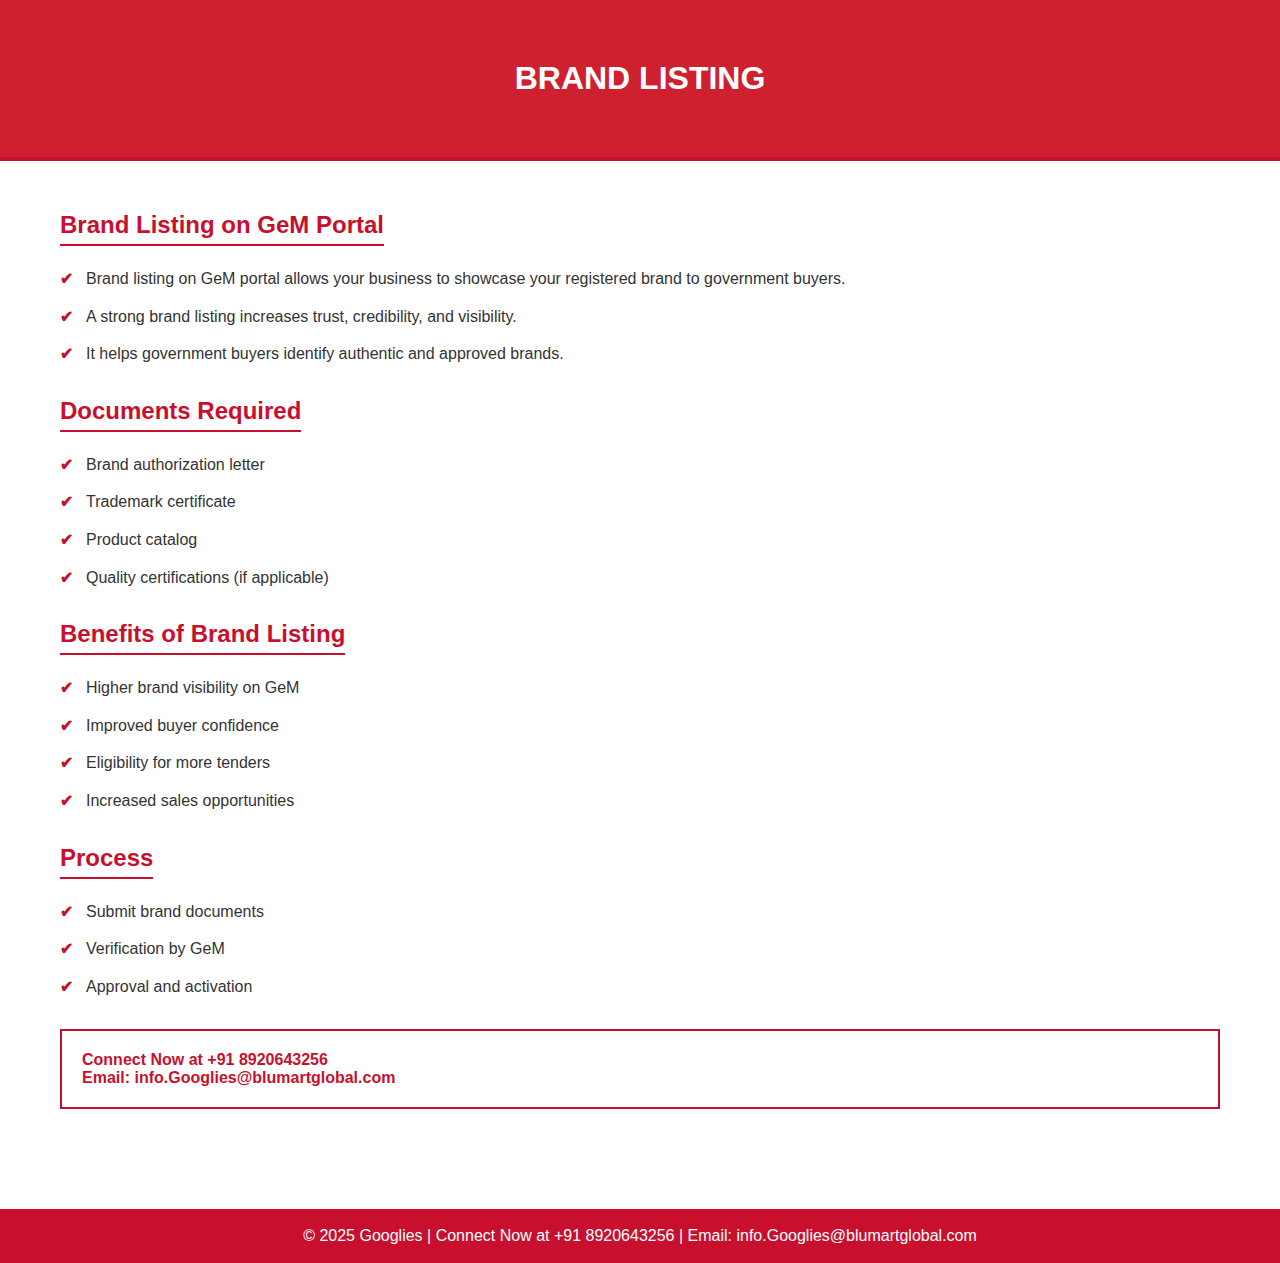
<file: BRAND-LISTING.html>
<!DOCTYPE html>
<html lang="en">

<head>
    <meta charset="UTF-8">
    <meta name="viewport" content="width=device-width, initial-scale=1.0">
    <title>Brand Listing | Googlies</title>

    <style>
        :root {
            --bni-red: #C8102E;
        }

        * {
            margin: 0;
            padding: 0;
            box-sizing: border-box;
            font-family: Arial, Helvetica, sans-serif;
        }

        body {
            background: #fff;
            color: #333;
        }

        .header {
            background-color: #CF2030;
            text-align: center;
            padding: 60px 20px;
        }

        .header h1 {
            color: white;
            font-size: 32px;
        }

        .breadcrumb {
            margin-top: 8px;
            color: #666;
        }

        .line {
            height: 4px;
            background: var(--bni-red);
        }

        .container {
            max-width: 1200px;
            margin: auto;
            padding: 50px 20px;
        }

        h2 {
            color: var(--bni-red);
            border-bottom: 2px solid var(--bni-red);
            display: inline-block;
            padding-bottom: 5px;
            margin-bottom: 20px;
        }

        .section {
            margin-bottom: 30px;
        }

        ul {
            list-style: none;
        }

        ul li {
            margin-bottom: 12px;
            padding-left: 26px;
            position: relative;
            line-height: 1.6;
        }

        ul li::before {
            content: "✔";
            position: absolute;
            left: 0;
            color: var(--bni-red);
            font-weight: bold;
        }

        .contact {
            border: 2px solid var(--bni-red);
            padding: 20px;
            color: var(--bni-red);
            font-weight: bold;
        }

        .footer {
            background: var(--bni-red);
            color: #fff;
            text-align: center;
            padding: 18px;
            margin-top: 50px;
        }

        @media(max-width:768px) {
            .header h1 {
                font-size: 26px;
            }
        }
    </style>
</head>

<body>

    <div class="header">
        <h1>BRAND LISTING</h1>
        <!-- <div class="breadcrumb">Home / Brand Listing</div> -->
    </div>

    <div class="line"></div>

    <div class="container">

        <h2>Brand Listing on GeM Portal</h2>

        <div class="section">
            <ul>
                <li>Brand listing on GeM portal allows your business to showcase your registered brand to government
                    buyers.</li>
                <li>A strong brand listing increases trust, credibility, and visibility.</li>
                <li>It helps government buyers identify authentic and approved brands.</li>
            </ul>
        </div>

        <div class="section">
            <h2>Documents Required</h2>
            <ul>
                <li>Brand authorization letter</li>
                <li>Trademark certificate</li>
                <li>Product catalog</li>
                <li>Quality certifications (if applicable)</li>
            </ul>
        </div>

        <div class="section">
            <h2>Benefits of Brand Listing</h2>
            <ul>
                <li>Higher brand visibility on GeM</li>
                <li>Improved buyer confidence</li>
                <li>Eligibility for more tenders</li>
                <li>Increased sales opportunities</li>
            </ul>
        </div>

        <div class="section">
            <h2>Process</h2>
            <ul>
                <li>Submit brand documents</li>
                <li>Verification by GeM</li>
                <li>Approval and activation</li>
            </ul>
        </div>

        <div class="contact">
            Connect Now at +91 8920643256<br>
            Email: info.Googlies@blumartglobal.com
        </div>

    </div>

    <div class="footer">
        © 2025 Googlies | Connect Now at +91 8920643256 | Email: info.Googlies@blumartglobal.com
    </div>

</body>

</html>
</file>
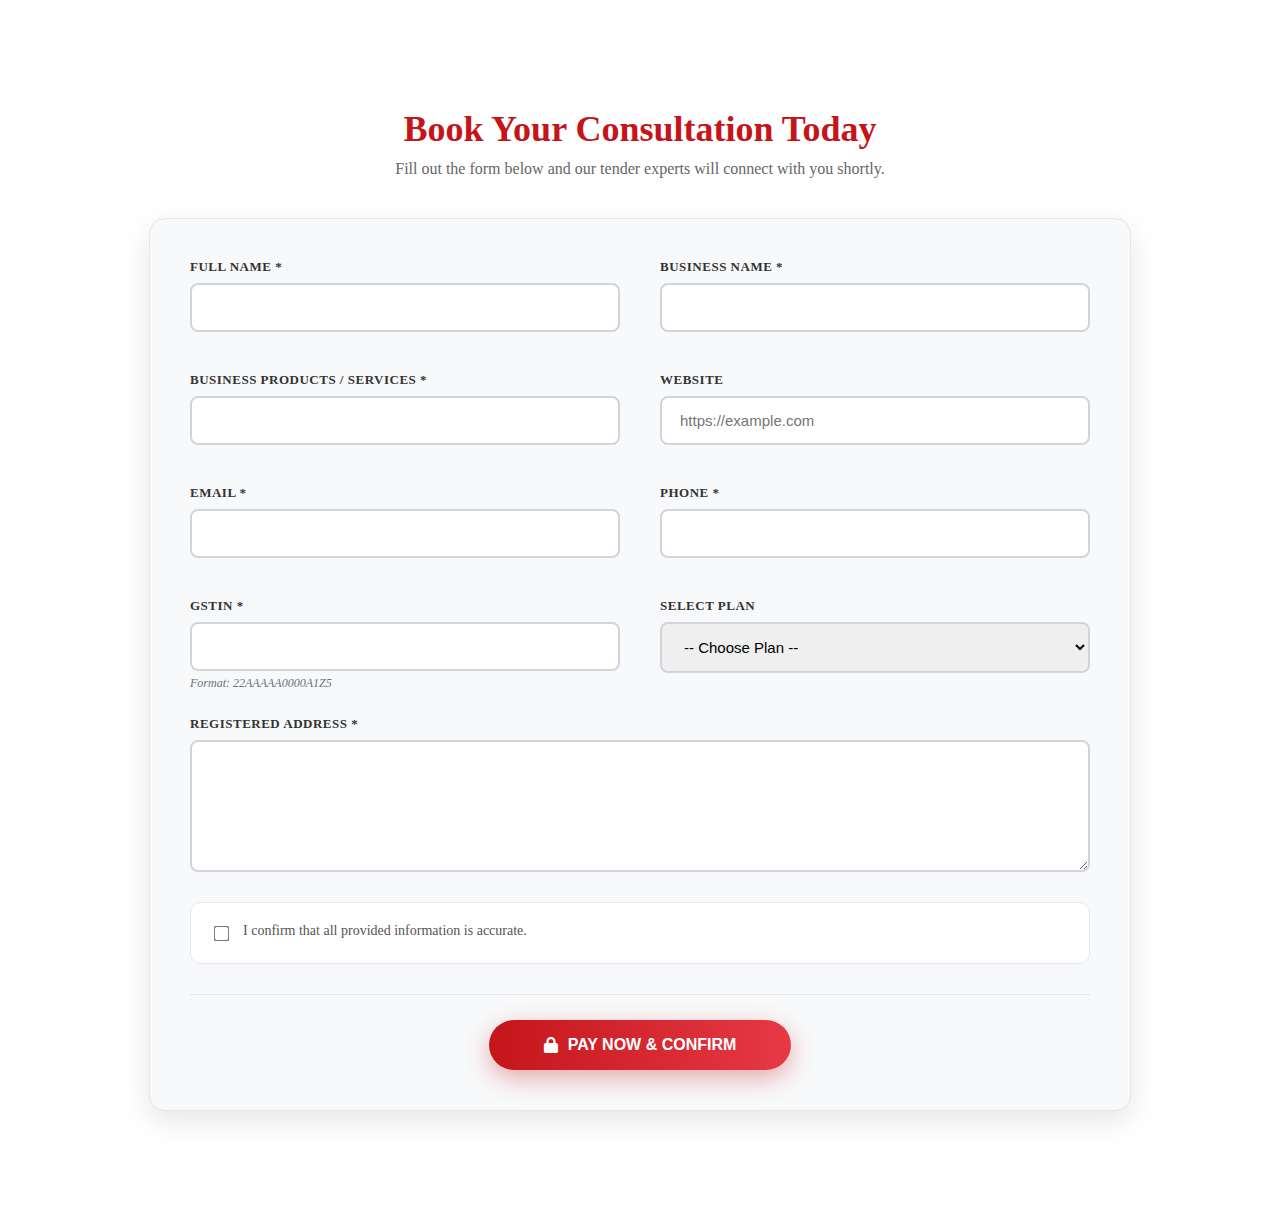
<file: form.html>
<!DOCTYPE html>
<html lang="en">
<head>
  <meta charset="UTF-8" />
  <meta name="viewport" content="width=device-width, initial-scale=1.0" />
  <title>Googlies – Booking Form</title>

  <!-- Font Awesome -->
  <link
    rel="stylesheet"
    href="https://cdnjs.cloudflare.com/ajax/libs/font-awesome/6.5.0/css/all.min.css"
  />

  <style>
    /* ================= GOOG LIES BOOKING FORM ================= */

    .gl-booking-section {
      background: #ffffff;
      padding: 70px 20px;
      margin-bottom: 50px;
    }

    .gl-booking-title {
      text-align: center;
      margin-bottom: 40px;
    }

    .gl-booking-title h2 {
      color: #c4161a;
      font-size: 36px;
      font-weight: 700;
      margin-bottom: 10px;
    }

    .gl-booking-subtitle {
      font-size: 16px;
      color: #666;
      max-width: 620px;
      margin: 0 auto;
    }

    .gl-booking-card {
      max-width: 900px;
      margin: auto;
      background: #f8f9fa;
      padding: 40px;
      border-radius: 16px;
      box-shadow: 0 10px 30px rgba(0, 0, 0, 0.1);
      border: 1px solid #e5e7eb;
    }

    .gl-booking-form {
      width: 100%;
    }

    .gl-form-grid {
      display: grid;
      grid-template-columns: repeat(2, 1fr);
      gap: 40px;
      margin-bottom: 25px;
    }

    .gl-form-group {
      display: flex;
      flex-direction: column;
    }

    .gl-form-group-full {
      grid-column: 1 / -1;
    }

    .gl-form-group label {
      font-size: 13px;
      font-weight: 600;
      margin-bottom: 8px;
      text-transform: uppercase;
      color: #333;
      letter-spacing: 0.5px;
    }

    .gl-form-group input,
    .gl-form-group select,
    .gl-form-group textarea {
      padding: 14px 18px;
      border-radius: 8px;
      border: 2px solid #d1d5db;
      font-size: 15px;
      transition: 0.3s ease;
    }

    .gl-form-group input:focus,
    .gl-form-group select:focus,
    .gl-form-group textarea:focus {
      outline: none;
      border-color: #c4161a;
      box-shadow: 0 0 0 3px rgba(196, 22, 26, 0.15);
    }

    .gl-form-group textarea {
      resize: vertical;
      min-height: 100px;
    }

    .gl-form-hint {
      font-size: 12px;
      color: #6b7280;
      margin-top: 5px;
      font-style: italic;
    }

    .gl-form-agreement {
      display: flex;
      gap: 12px;
      padding: 20px;
      margin: 30px 0;
      background: #fff;
      border-radius: 10px;
      border: 1px solid #e5e7eb;
      font-size: 14px;
      color: #555;
    }

    .gl-form-agreement input {
      accent-color: #c4161a;
      transform: scale(1.2);
      margin-top: 4px;
    }

    .gl-form-actions {
      text-align: center;
      padding-top: 25px;
      border-top: 1px solid #e5e7eb;
    }

    .gl-pay-btn {
      background: linear-gradient(to right, #c4161a, #e63946);
      color: #fff;
      border: none;
      padding: 16px 55px;
      border-radius: 50px;
      font-size: 16px;
      font-weight: 700;
      cursor: pointer;
      transition: all 0.3s ease;
      display: inline-flex;
      align-items: center;
      gap: 10px;
      text-transform: uppercase;
      box-shadow: 0 8px 25px rgba(196, 22, 26, 0.35);
    }

    .gl-pay-btn:hover {
      transform: translateY(-3px);
      box-shadow: 0 12px 30px rgba(196, 22, 26, 0.45);
    }

    /* ================= RESPONSIVE ================= */

    @media (max-width: 768px) {
      .gl-booking-card {
        padding: 25px;
      }

      .gl-form-grid {
        grid-template-columns: 1fr;
        gap: 20px;
      }

      .gl-booking-title h2 {
        font-size: 28px;
      }

      .gl-pay-btn {
        width: 100%;
        justify-content: center;
      }
    }

    @media (max-width: 480px) {
      .gl-booking-section {
        padding: 40px 15px;
      }

      .gl-form-agreement {
        flex-direction: column;
      }
    }
  </style>
</head>

<body>

<section class="gl-booking-section" id="gl-booking">
  <div class="gl-booking-title">
    <h2>Book Your Consultation Today</h2>
    <p class="gl-booking-subtitle">
      Fill out the form below and our tender experts will connect with you shortly.
    </p>
  </div>

  <div class="gl-booking-card">
    <form id="glBookingForm" class="gl-booking-form">

      <div class="gl-form-grid">

        <div class="gl-form-group">
          <label>Full Name *</label>
          <input type="text" required />
        </div>

        <div class="gl-form-group">
          <label>Business Name *</label>
          <input type="text" required />
        </div>

        <div class="gl-form-group">
          <label>Business Products / Services *</label>
          <input type="text" required />
        </div>

        <div class="gl-form-group">
          <label>Website</label>
          <input type="url" placeholder="https://example.com" />
        </div>

        <div class="gl-form-group">
          <label>Email *</label>
          <input type="email" required />
        </div>

        <div class="gl-form-group">
          <label>Phone *</label>
          <input type="tel" maxlength="10" required />
        </div>

        <div class="gl-form-group">
          <label>GSTIN *</label>
          <input type="text" required />
          <span class="gl-form-hint">Format: 22AAAAA0000A1Z5</span>
        </div>

        <div class="gl-form-group">
          <label>Select Plan</label>
          <select>
            <option value="">-- Choose Plan --</option>
            <option>Googlies Basic</option>
            <option>Googlies Pro</option>
            <option>Googlies Elite</option>
            <option>Googlies Prime</option>
          </select>
        </div>

      </div>

      <div class="gl-form-group gl-form-group-full">
        <label>Registered Address *</label>
        <textarea required></textarea>
      </div>

      <div class="gl-form-agreement">
        <input type="checkbox" required />
        <span>I confirm that all provided information is accurate.</span>
      </div>

      <div class="gl-form-actions">
        <button class="gl-pay-btn" type="submit">
          <i class="fas fa-lock"></i> Pay Now & Confirm
        </button>
      </div>

    </form>
  </div>
</section>

<script>
  document.getElementById("glBookingForm").addEventListener("submit", function(e) {
    e.preventDefault();
    alert("Form submitted successfully. Redirecting to payment gateway...");
  });
</script>

</body>
</html>
</file>
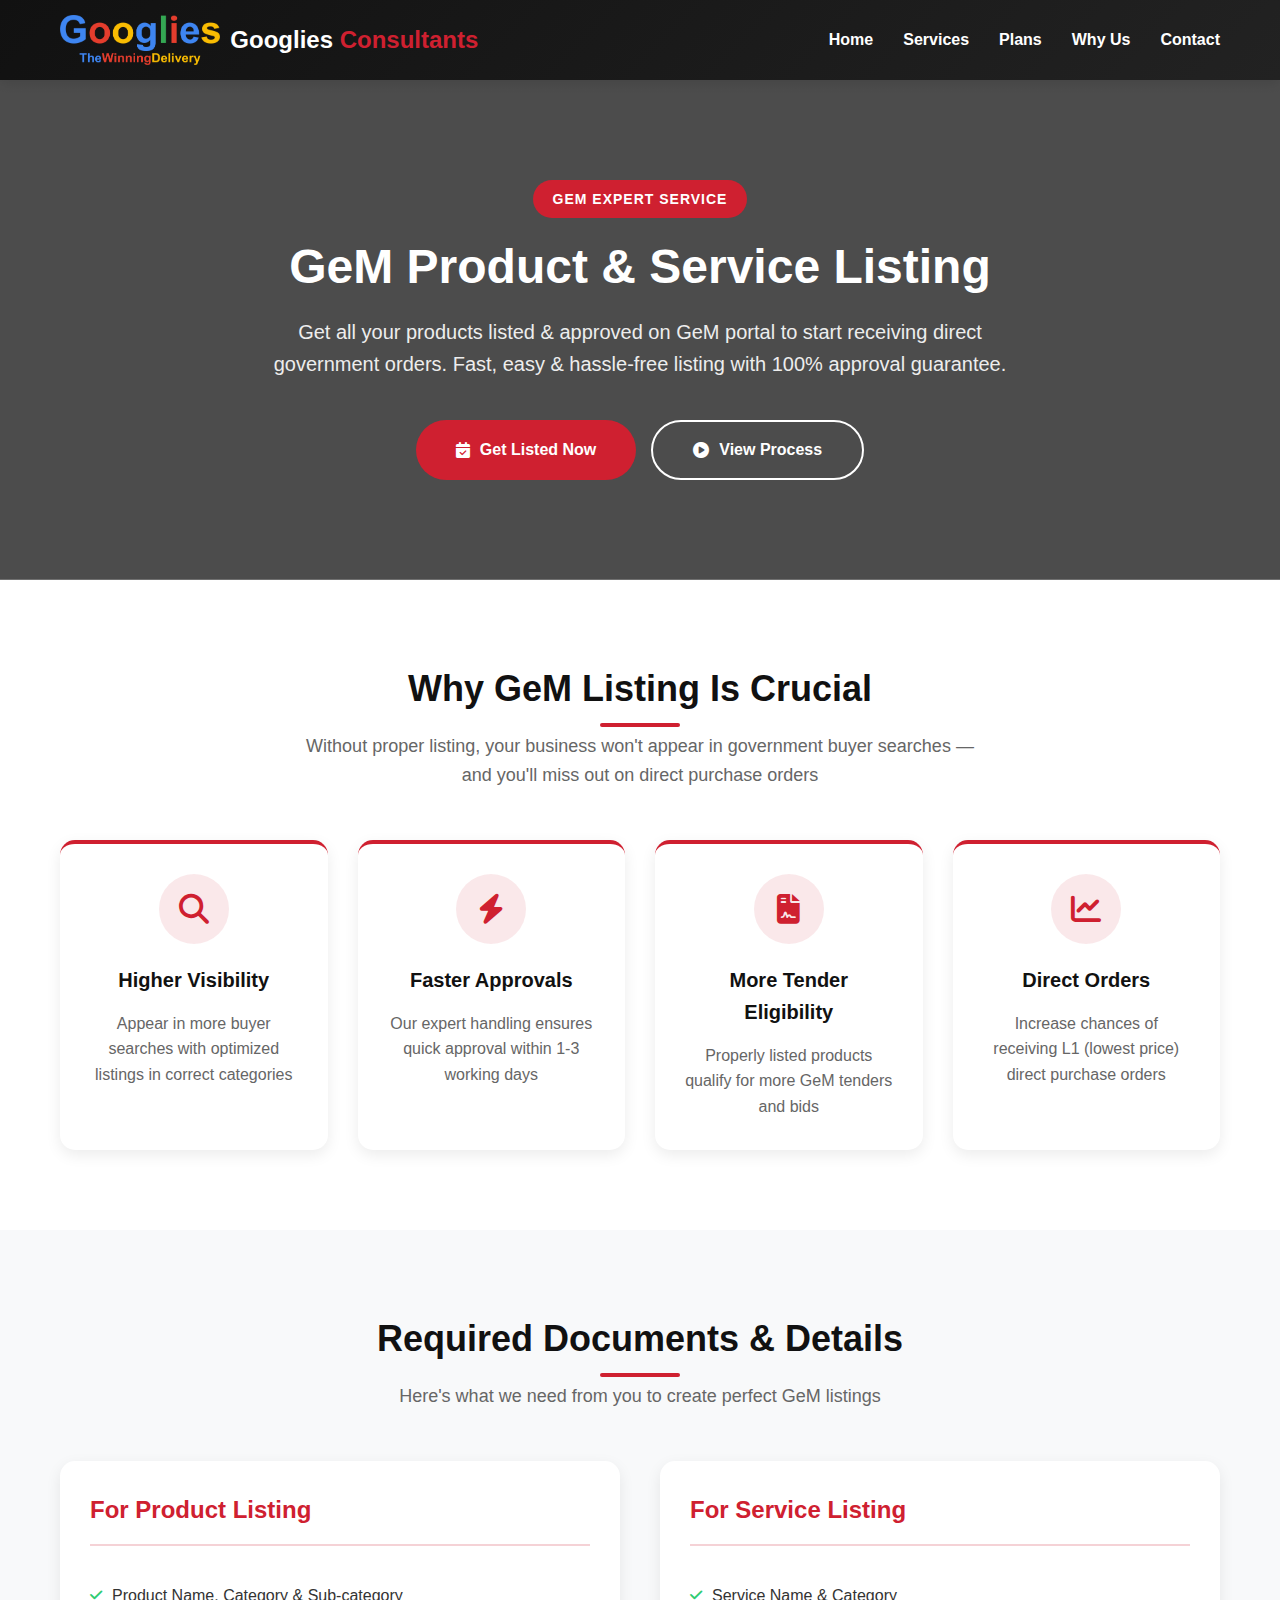
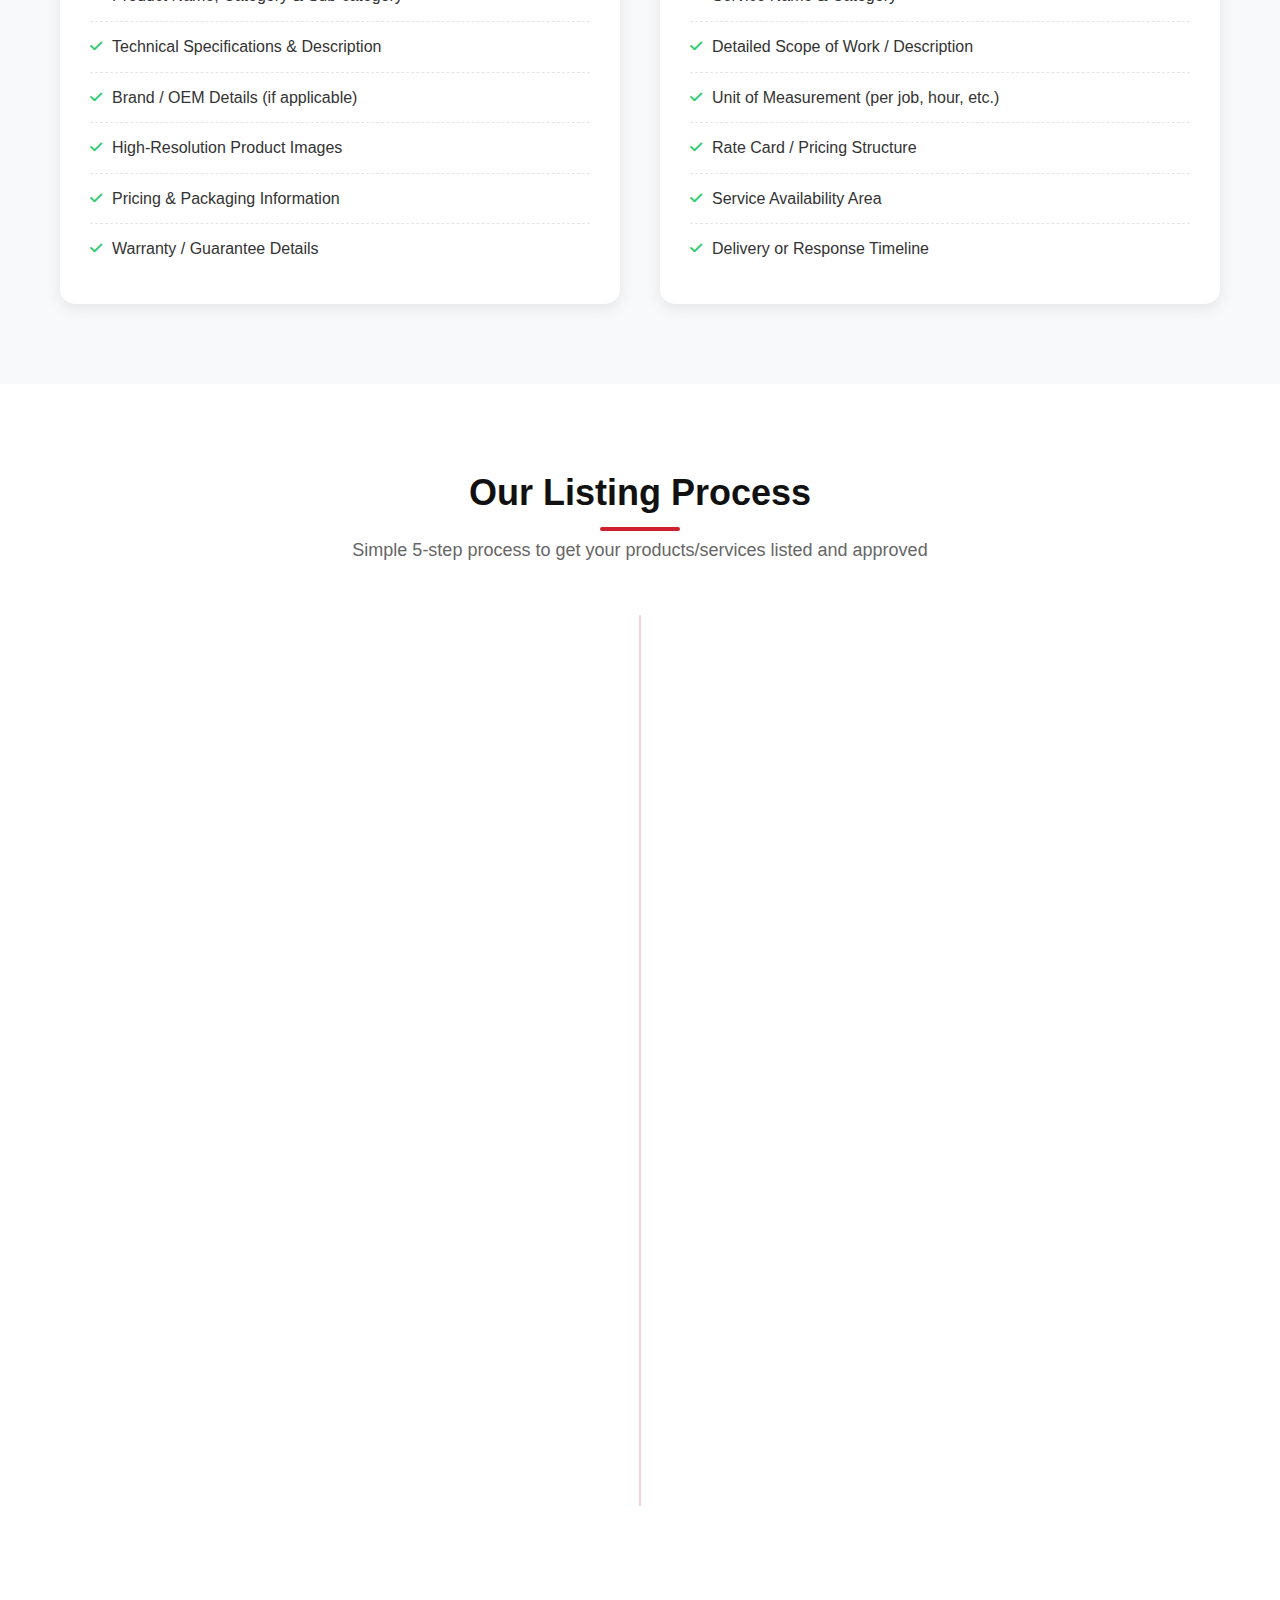
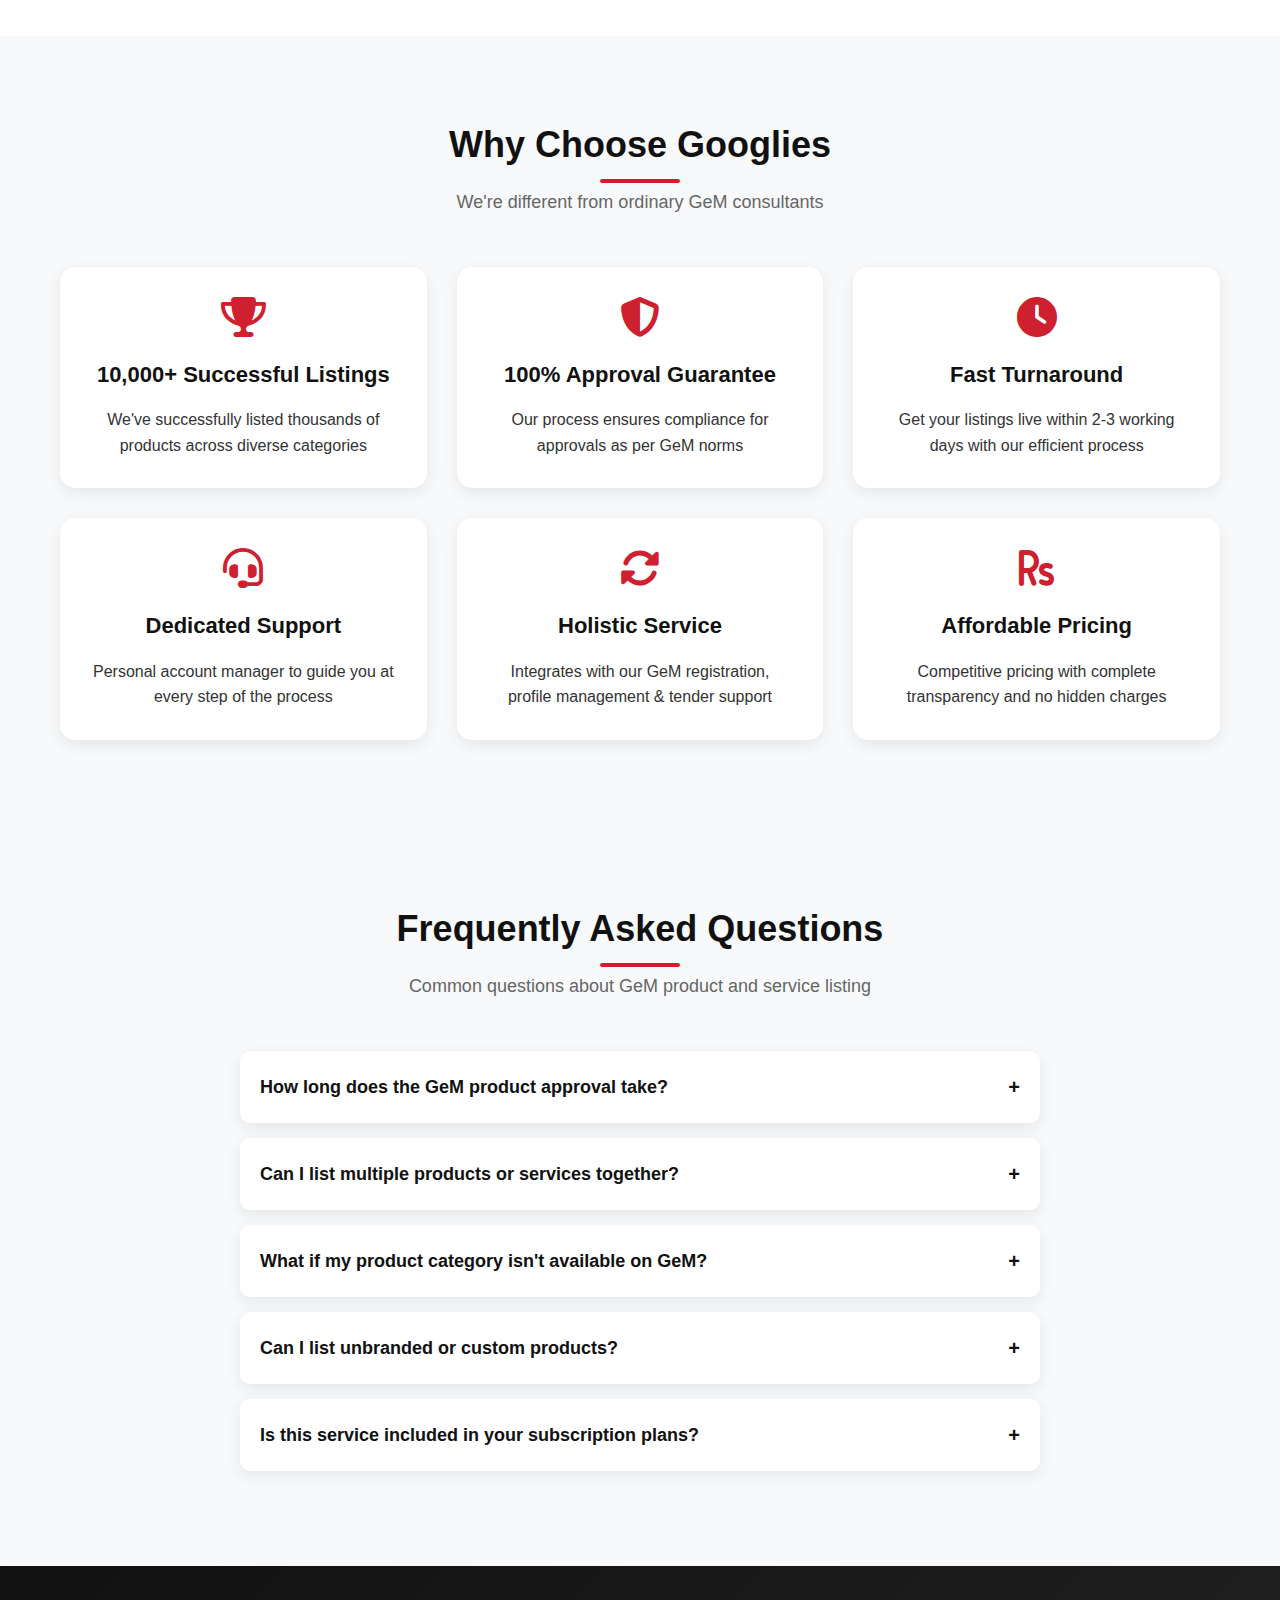
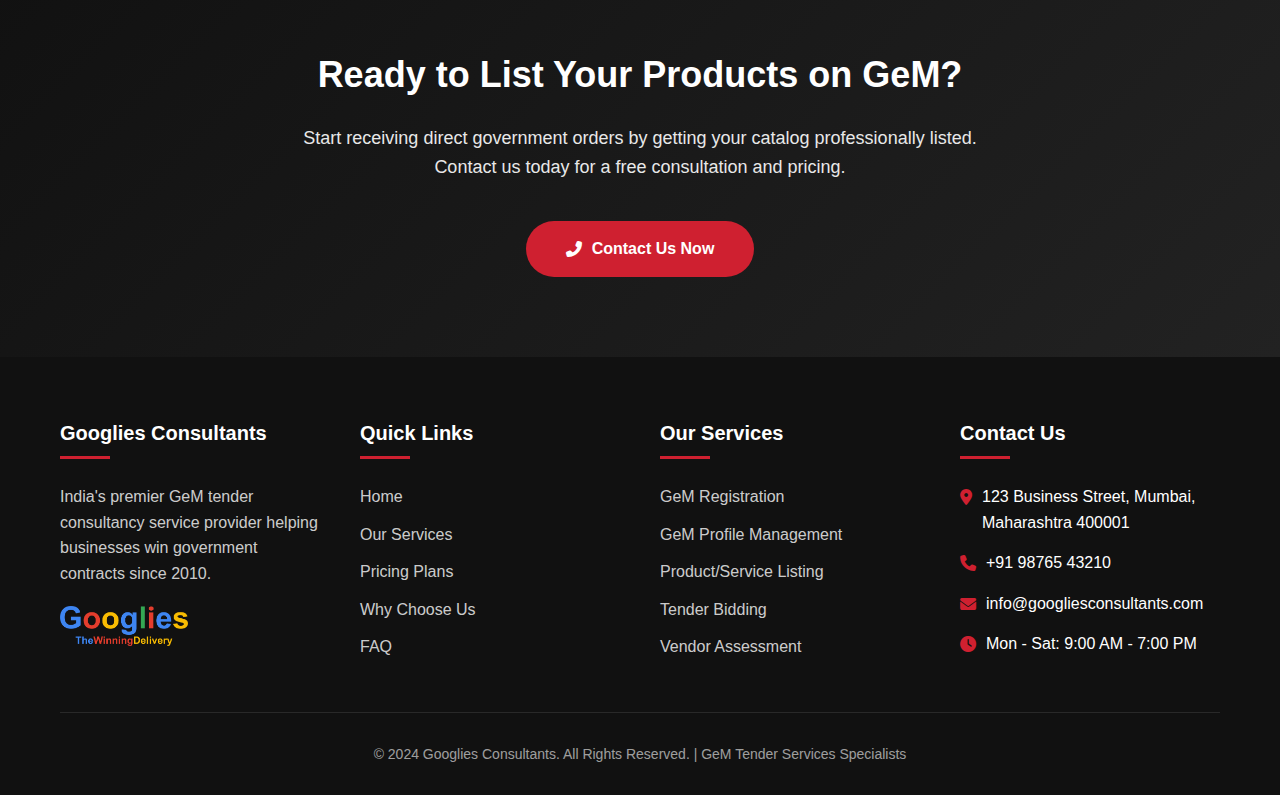
<file: GEMProductservice.html>
<!DOCTYPE html>
<html lang="en">
<head>
    <meta charset="UTF-8">
    <meta name="viewport" content="width=device-width, initial-scale=1.0">
    <title>GeM Product & Service Listing | Googlies</title>
    <!-- Font Awesome -->
    <link rel="stylesheet" href="https://cdnjs.cloudflare.com/ajax/libs/font-awesome/6.5.0/css/all.min.css">
    <style>
        /* ========== RESET & BASE STYLES ========== */
        * {
            margin: 0;
            padding: 0;
            box-sizing: border-box;
        }

        :root {
            --primary-red: #cf2030;
            --primary-dark: #111;
            --primary-light: #fff;
            --gray-light: #f8f9fa;
            --gray-medium: #666;
            --gray-dark: #333;
            --success-green: #2ecc71;
            --shadow-light: 0 5px 15px rgba(0, 0, 0, 0.08);
            --shadow-medium: 0 10px 30px rgba(0, 0, 0, 0.15);
            --transition: all 0.3s ease;
        }

        body {
            font-family: 'Segoe UI', Tahoma, Geneva, Verdana, sans-serif;
            line-height: 1.6;
            color: var(--gray-dark);
            background-color: var(--primary-light);
        }

        .container {
            max-width: 1200px;
            margin: 0 auto;
            padding: 0 20px;
        }

        /* ========== HEADER & NAVIGATION ========== */
        .page-header {
            background: linear-gradient(135deg, var(--primary-dark), #222);
            padding: 15px 0;
            box-shadow: 0 4px 12px rgba(0, 0, 0, 0.1);
        }

        .header-container {
            display: flex;
            justify-content: space-between;
            align-items: center;
        }

        .logo {
            display: flex;
            align-items: center;
            gap: 10px;
        }

        .logo img {
            height: 50px;
        }

        .logo-text {
            color: var(--primary-light);
            font-size: 24px;
            font-weight: 700;
        }

        .logo-text span {
            color: var(--primary-red);
        }

        .main-nav ul {
            display: flex;
            list-style: none;
            gap: 30px;
        }

        .main-nav a {
            color: var(--primary-light);
            text-decoration: none;
            font-weight: 600;
            font-size: 16px;
            transition: var(--transition);
            padding: 5px 0;
            position: relative;
        }

        .main-nav a:hover {
            color: var(--primary-red);
        }

        .main-nav a::after {
            content: '';
            position: absolute;
            bottom: 0;
            left: 0;
            width: 0;
            height: 2px;
            background: var(--primary-red);
            transition: var(--transition);
        }

        .main-nav a:hover::after {
            width: 100%;
        }

        /* ========== HERO SECTION ========== */
        .hero-section {
            background: linear-gradient(rgba(0, 0, 0, 0.7), rgba(0, 0, 0, 0.7)), 
                        url('https://images.unsplash.com/photo-1551434678-e076c223a692?ixlib=rb-4.0.3&auto=format&fit=crop&w=1600&q=80');
            background-size: cover;
            background-position: center;
            color: var(--primary-light);
            padding: 100px 0;
            text-align: center;
        }

        .hero-content {
            max-width: 800px;
            margin: 0 auto;
        }

        .hero-badge {
            display: inline-block;
            background: var(--primary-red);
            color: var(--primary-light);
            padding: 8px 20px;
            border-radius: 30px;
            font-size: 14px;
            font-weight: 600;
            margin-bottom: 20px;
            text-transform: uppercase;
            letter-spacing: 1px;
        }

        .hero-title {
            font-size: 48px;
            font-weight: 800;
            margin-bottom: 20px;
            line-height: 1.2;
        }

        .hero-subtitle {
            font-size: 20px;
            margin-bottom: 40px;
            opacity: 0.9;
        }

        .hero-cta {
            display: flex;
            gap: 15px;
            justify-content: center;
            flex-wrap: wrap;
        }

        .btn-primary {
            background: var(--primary-red);
            color: var(--primary-light);
            padding: 15px 40px;
            border-radius: 50px;
            text-decoration: none;
            font-weight: 700;
            font-size: 16px;
            display: inline-flex;
            align-items: center;
            gap: 10px;
            transition: var(--transition);
            border: none;
            cursor: pointer;
        }

        .btn-primary:hover {
            background: #b01c2a;
            transform: translateY(-3px);
            box-shadow: 0 10px 25px rgba(207, 32, 48, 0.3);
        }

        .btn-secondary {
            background: transparent;
            color: var(--primary-light);
            padding: 15px 40px;
            border-radius: 50px;
            text-decoration: none;
            font-weight: 700;
            font-size: 16px;
            display: inline-flex;
            align-items: center;
            gap: 10px;
            transition: var(--transition);
            border: 2px solid var(--primary-light);
        }

        .btn-secondary:hover {
            background: rgba(255, 255, 255, 0.1);
            transform: translateY(-3px);
        }

        /* ========== MAIN CONTENT SECTIONS ========== */
        .section {
            padding: 80px 0;
        }

        .section-title {
            text-align: center;
            margin-bottom: 50px;
        }

        .section-title h2 {
            font-size: 36px;
            color: var(--primary-dark);
            margin-bottom: 15px;
            position: relative;
            display: inline-block;
        }

        .section-title h2::after {
            content: '';
            position: absolute;
            bottom: -10px;
            left: 50%;
            transform: translateX(-50%);
            width: 80px;
            height: 4px;
            background: var(--primary-red);
            border-radius: 2px;
        }

        .section-title p {
            color: var(--gray-medium);
            max-width: 700px;
            margin: 0 auto;
            font-size: 18px;
        }

        /* ========== IMPORTANCE SECTION ========== */
        .importance-grid {
            display: grid;
            grid-template-columns: repeat(auto-fit, minmax(250px, 1fr));
            gap: 30px;
        }

        .importance-card {
            background: var(--primary-light);
            border-radius: 15px;
            padding: 30px;
            box-shadow: var(--shadow-light);
            transition: var(--transition);
            text-align: center;
            border-top: 4px solid var(--primary-red);
        }

        .importance-card:hover {
            transform: translateY(-10px);
            box-shadow: var(--shadow-medium);
        }

        .importance-icon {
            width: 70px;
            height: 70px;
            background: rgba(207, 32, 48, 0.1);
            border-radius: 50%;
            display: flex;
            align-items: center;
            justify-content: center;
            margin: 0 auto 20px;
            font-size: 30px;
            color: var(--primary-red);
        }

        .importance-card h3 {
            font-size: 20px;
            margin-bottom: 15px;
            color: var(--primary-dark);
        }

        .importance-card p {
            color: var(--gray-medium);
        }

        /* ========== DOCUMENTS SECTION ========== */
        .documents-section {
            background: var(--gray-light);
        }

        .documents-container {
            display: grid;
            grid-template-columns: repeat(auto-fit, minmax(300px, 1fr));
            gap: 40px;
        }

        .documents-column {
            background: var(--primary-light);
            border-radius: 15px;
            padding: 30px;
            box-shadow: var(--shadow-light);
        }

        .documents-column h3 {
            font-size: 24px;
            color: var(--primary-red);
            margin-bottom: 25px;
            padding-bottom: 15px;
            border-bottom: 2px solid rgba(207, 32, 48, 0.2);
        }

        .documents-list {
            list-style: none;
        }

        .documents-list li {
            padding: 12px 0;
            border-bottom: 1px dashed rgba(0, 0, 0, 0.1);
            display: flex;
            align-items: flex-start;
            gap: 10px;
        }

        .documents-list li:last-child {
            border-bottom: none;
        }

        .documents-list li i {
            color: var(--success-green);
            margin-top: 5px;
            font-size: 14px;
        }

        /* ========== PROCESS SECTION ========== */
        .process-timeline {
            position: relative;
            max-width: 800px;
            margin: 0 auto;
        }

        .process-timeline::before {
            content: '';
            position: absolute;
            top: 0;
            bottom: 0;
            left: 50%;
            transform: translateX(-50%);
            width: 2px;
            background: rgba(207, 32, 48, 0.2);
        }

        .process-step {
            display: flex;
            align-items: center;
            margin-bottom: 50px;
            position: relative;
        }

        .process-step:nth-child(odd) {
            flex-direction: row;
        }

        .process-step:nth-child(even) {
            flex-direction: row-reverse;
        }

        .step-number {
            width: 50px;
            height: 50px;
            background: var(--primary-red);
            border-radius: 50%;
            display: flex;
            align-items: center;
            justify-content: center;
            color: var(--primary-light);
            font-weight: 700;
            font-size: 20px;
            flex-shrink: 0;
            z-index: 2;
            position: relative;
            box-shadow: 0 5px 15px rgba(207, 32, 48, 0.3);
        }

        .step-content {
            flex: 1;
            background: var(--primary-light);
            padding: 25px;
            border-radius: 10px;
            box-shadow: var(--shadow-light);
            margin: 0 30px;
            transition: var(--transition);
        }

        .step-content:hover {
            transform: translateY(-5px);
            box-shadow: var(--shadow-medium);
        }

        .step-content h3 {
            font-size: 20px;
            color: var(--primary-red);
            margin-bottom: 10px;
        }

        /* ========== WHY CHOOSE US ========== */
        .why-grid {
            display: grid;
            grid-template-columns: repeat(auto-fit, minmax(300px, 1fr));
            gap: 30px;
        }

        .why-card {
            background: var(--primary-light);
            border-radius: 15px;
            padding: 30px;
            box-shadow: var(--shadow-light);
            transition: var(--transition);
            text-align: center;
        }

        .why-card:hover {
            transform: translateY(-10px);
            box-shadow: var(--shadow-medium);
        }

        .why-card i {
            font-size: 40px;
            color: var(--primary-red);
            margin-bottom: 20px;
        }

        .why-card h3 {
            font-size: 22px;
            margin-bottom: 15px;
            color: var(--primary-dark);
        }

        /* ========== FAQ SECTION ========== */
        .faq-section {
            background: var(--gray-light);
        }

        .faq-container {
            max-width: 800px;
            margin: 0 auto;
        }

        .faq-item {
            background: var(--primary-light);
            border-radius: 10px;
            margin-bottom: 15px;
            overflow: hidden;
            box-shadow: var(--shadow-light);
        }

        .faq-question {
            padding: 20px;
            font-size: 18px;
            font-weight: 600;
            color: var(--primary-dark);
            cursor: pointer;
            display: flex;
            justify-content: space-between;
            align-items: center;
            transition: var(--transition);
        }

        .faq-question:hover {
            background: rgba(207, 32, 48, 0.05);
        }

        .faq-question.active {
            color: var(--primary-red);
        }

        .faq-icon {
            font-size: 20px;
            transition: var(--transition);
        }

        .faq-question.active .faq-icon {
            transform: rotate(45deg);
        }

        .faq-answer {
            padding: 0 20px;
            max-height: 0;
            overflow: hidden;
            transition: var(--transition);
        }

        .faq-answer.show {
            padding: 20px;
            max-height: 500px;
        }

        /* ========== CTA SECTION ========== */
        .cta-section {
            background: linear-gradient(135deg, var(--primary-dark), #222);
            color: var(--primary-light);
            text-align: center;
            padding: 80px 0;
        }

        .cta-title {
            font-size: 36px;
            margin-bottom: 20px;
        }

        .cta-subtitle {
            font-size: 18px;
            margin-bottom: 40px;
            opacity: 0.9;
            max-width: 700px;
            margin-left: auto;
            margin-right: auto;
        }

        /* ========== FOOTER ========== */
        .footer {
            background: var(--primary-dark);
            color: var(--primary-light);
            padding: 60px 0 30px;
        }

        .footer-grid {
            display: grid;
            grid-template-columns: repeat(auto-fit, minmax(250px, 1fr));
            gap: 40px;
            margin-bottom: 40px;
        }

        .footer-column h3 {
            font-size: 20px;
            margin-bottom: 25px;
            color: var(--primary-light);
            position: relative;
            padding-bottom: 10px;
        }

        .footer-column h3::after {
            content: '';
            position: absolute;
            bottom: 0;
            left: 0;
            width: 50px;
            height: 3px;
            background: var(--primary-red);
        }

        .footer-links {
            list-style: none;
        }

        .footer-links li {
            margin-bottom: 12px;
        }

        .footer-links a {
            color: rgba(255, 255, 255, 0.8);
            text-decoration: none;
            transition: var(--transition);
        }

        .footer-links a:hover {
            color: var(--primary-red);
            padding-left: 5px;
        }

        .contact-info {
            list-style: none;
        }

        .contact-info li {
            margin-bottom: 15px;
            display: flex;
            align-items: flex-start;
            gap: 10px;
        }

        .contact-info i {
            color: var(--primary-red);
            margin-top: 5px;
        }

        .copyright {
            text-align: center;
            padding-top: 30px;
            border-top: 1px solid rgba(255, 255, 255, 0.1);
            color: rgba(255, 255, 255, 0.6);
            font-size: 14px;
        }

        /* ========== RESPONSIVE DESIGN ========== */
        @media (max-width: 992px) {
            .hero-title {
                font-size: 38px;
            }
            
            .process-timeline::before {
                left: 30px;
            }
            
            .process-step {
                flex-direction: row !important;
            }
            
            .step-content {
                margin-left: 80px;
                margin-right: 0;
            }
        }

        @media (max-width: 768px) {
            .header-container {
                flex-direction: column;
                gap: 20px;
            }
            
            .main-nav ul {
                flex-wrap: wrap;
                justify-content: center;
                gap: 15px;
            }
            
            .hero-title {
                font-size: 32px;
            }
            
            .hero-subtitle {
                font-size: 18px;
            }
            
            .section-title h2 {
                font-size: 30px;
            }
            
            .section {
                padding: 60px 0;
            }
        }

        @media (max-width: 576px) {
            .hero-title {
                font-size: 28px;
            }
            
            .btn-primary, .btn-secondary {
                width: 100%;
                justify-content: center;
            }
            
            .hero-cta {
                flex-direction: column;
            }
            
            .section-title h2 {
                font-size: 26px;
            }
            
            .documents-container {
                grid-template-columns: 1fr;
            }
        }
    </style>
</head>
<body>
    <!-- ========== HEADER ========== -->
    <header class="page-header">
        <div class="container header-container">
            <div class="logo">
                <img src="imgs/Googlies_Logo_1.png" alt="Googlies Logo">
                <div class="logo-text">Googlies <span>Consultants</span></div>
            </div>
            <nav class="main-nav">
                <ul>
                    <li><a href="index.html">Home</a></li>
                    <li><a href="index.html#services">Services</a></li>
                    <li><a href="index.html#plans">Plans</a></li>
                    <li><a href="index.html#why">Why Us</a></li>
                    <li><a href="index.html#contact">Contact</a></li>
                </ul>
            </nav>
        </div>
    </header>

    <!-- ========== HERO SECTION ========== -->
    <section class="hero-section">
        <div class="container hero-content">
            <span class="hero-badge">GeM Expert Service</span>
            <h1 class="hero-title">GeM Product & Service Listing</h1>
            <p class="hero-subtitle">
                Get all your products listed & approved on GeM portal to start receiving direct government orders. 
                Fast, easy & hassle-free listing with 100% approval guarantee.
            </p>
            <div class="hero-cta">
                <a href="#contact" class="btn-primary">
                    <i class="fas fa-calendar-check"></i>
                    Get Listed Now
                </a>
                <a href="#process" class="btn-secondary">
                    <i class="fas fa-play-circle"></i>
                    View Process
                </a>
            </div>
        </div>
    </section>

    <!-- ========== IMPORTANCE SECTION ========== -->
    <section class="section">
        <div class="container">
            <div class="section-title">
                <h2>Why GeM Listing Is Crucial</h2>
                <p>Without proper listing, your business won't appear in government buyer searches — and you'll miss out on direct purchase orders</p>
            </div>
            <div class="importance-grid">
                <div class="importance-card">
                    <div class="importance-icon">
                        <i class="fas fa-search"></i>
                    </div>
                    <h3>Higher Visibility</h3>
                    <p>Appear in more buyer searches with optimized listings in correct categories</p>
                </div>
                <div class="importance-card">
                    <div class="importance-icon">
                        <i class="fas fa-bolt"></i>
                    </div>
                    <h3>Faster Approvals</h3>
                    <p>Our expert handling ensures quick approval within 1-3 working days</p>
                </div>
                <div class="importance-card">
                    <div class="importance-icon">
                        <i class="fas fa-file-contract"></i>
                    </div>
                    <h3>More Tender Eligibility</h3>
                    <p>Properly listed products qualify for more GeM tenders and bids</p>
                </div>
                <div class="importance-card">
                    <div class="importance-icon">
                        <i class="fas fa-chart-line"></i>
                    </div>
                    <h3>Direct Orders</h3>
                    <p>Increase chances of receiving L1 (lowest price) direct purchase orders</p>
                </div>
            </div>
        </div>
    </section>

    <!-- ========== DOCUMENTS SECTION ========== -->
    <section class="section documents-section">
        <div class="container">
            <div class="section-title">
                <h2>Required Documents & Details</h2>
                <p>Here's what we need from you to create perfect GeM listings</p>
            </div>
            <div class="documents-container">
                <div class="documents-column">
                    <h3>For Product Listing</h3>
                    <ul class="documents-list">
                        <li><i class="fas fa-check"></i> Product Name, Category & Sub-category</li>
                        <li><i class="fas fa-check"></i> Technical Specifications & Description</li>
                        <li><i class="fas fa-check"></i> Brand / OEM Details (if applicable)</li>
                        <li><i class="fas fa-check"></i> High-Resolution Product Images</li>
                        <li><i class="fas fa-check"></i> Pricing & Packaging Information</li>
                        <li><i class="fas fa-check"></i> Warranty / Guarantee Details</li>
                    </ul>
                </div>
                <div class="documents-column">
                    <h3>For Service Listing</h3>
                    <ul class="documents-list">
                        <li><i class="fas fa-check"></i> Service Name & Category</li>
                        <li><i class="fas fa-check"></i> Detailed Scope of Work / Description</li>
                        <li><i class="fas fa-check"></i> Unit of Measurement (per job, hour, etc.)</li>
                        <li><i class="fas fa-check"></i> Rate Card / Pricing Structure</li>
                        <li><i class="fas fa-check"></i> Service Availability Area</li>
                        <li><i class="fas fa-check"></i> Delivery or Response Timeline</li>
                    </ul>
                </div>
            </div>
        </div>
    </section>

    <!-- ========== PROCESS SECTION ========== -->
    <section class="section" id="process">
        <div class="container">
            <div class="section-title">
                <h2>Our Listing Process</h2>
                <p>Simple 5-step process to get your products/services listed and approved</p>
            </div>
            <div class="process-timeline">
                <div class="process-step">
                    <div class="step-number">1</div>
                    <div class="step-content">
                        <h3>Category Identification</h3>
                        <p>We analyze your products/services and select the perfect GeM category and sub-category for maximum visibility</p>
                    </div>
                </div>
                <div class="process-step">
                    <div class="step-number">2</div>
                    <div class="step-content">
                        <h3>Content Creation</h3>
                        <p>Our experts create compelling, compliant descriptions and technical specifications that meet GeM standards</p>
                    </div>
                </div>
                <div class="process-step">
                    <div class="step-number">3</div>
                    <div class="step-content">
                        <h3>Catalog Preparation</h3>
                        <p>We optimize images, register brands if needed, and structure all pricing details as per GeM requirements</p>
                    </div>
                </div>
                <div class="process-step">
                    <div class="step-number">4</div>
                    <div class="step-content">
                        <h3>Upload & Follow-up</h3>
                        <p>We handle the complete upload process and manage approval follow-ups with GeM authorities</p>
                    </div>
                </div>
                <div class="process-step">
                    <div class="step-number">5</div>
                    <div class="step-content">
                        <h3>Ongoing Support</h3>
                        <p>Continuous support for modifications, new listings, or updates as your business grows</p>
                    </div>
                </div>
            </div>
        </div>
    </section>

    <!-- ========== WHY CHOOSE US ========== -->
    <section class="section documents-section">
        <div class="container">
            <div class="section-title">
                <h2>Why Choose Googlies</h2>
                <p>We're different from ordinary GeM consultants</p>
            </div>
            <div class="why-grid">
                <div class="why-card">
                    <i class="fas fa-trophy"></i>
                    <h3>10,000+ Successful Listings</h3>
                    <p>We've successfully listed thousands of products across diverse categories</p>
                </div>
                <div class="why-card">
                    <i class="fas fa-shield-alt"></i>
                    <h3>100% Approval Guarantee</h3>
                    <p>Our process ensures compliance for approvals as per GeM norms</p>
                </div>
                <div class="why-card">
                    <i class="fas fa-clock"></i>
                    <h3>Fast Turnaround</h3>
                    <p>Get your listings live within 2-3 working days with our efficient process</p>
                </div>
                <div class="why-card">
                    <i class="fas fa-headset"></i>
                    <h3>Dedicated Support</h3>
                    <p>Personal account manager to guide you at every step of the process</p>
                </div>
                <div class="why-card">
                    <i class="fas fa-sync-alt"></i>
                    <h3>Holistic Service</h3>
                    <p>Integrates with our GeM registration, profile management & tender support</p>
                </div>
                <div class="why-card">
                    <i class="fas fa-rupee-sign"></i>
                    <h3>Affordable Pricing</h3>
                    <p>Competitive pricing with complete transparency and no hidden charges</p>
                </div>
            </div>
        </div>
    </section>

    <!-- ========== FAQ SECTION ========== -->
    <section class="section faq-section">
        <div class="container">
            <div class="section-title">
                <h2>Frequently Asked Questions</h2>
                <p>Common questions about GeM product and service listing</p>
            </div>
            <div class="faq-container">
                <div class="faq-item">
                    <div class="faq-question">
                        How long does the GeM product approval take?
                        <span class="faq-icon">+</span>
                    </div>
                    <div class="faq-answer">
                        Usually 1-3 working days after proper listing submission. Our team ensures compliance to avoid delays.
                    </div>
                </div>
                <div class="faq-item">
                    <div class="faq-question">
                        Can I list multiple products or services together?
                        <span class="faq-icon">+</span>
                    </div>
                    <div class="faq-answer">
                        Yes! We help you list all your products & services on GeM in one go — with full approval support.
                    </div>
                </div>
                <div class="faq-item">
                    <div class="faq-question">
                        What if my product category isn't available on GeM?
                        <span class="faq-icon">+</span>
                    </div>
                    <div class="faq-answer">
                        We'll help you request a new category through the official GeM category creation process.
                    </div>
                </div>
                <div class="faq-item">
                    <div class="faq-question">
                        Can I list unbranded or custom products?
                        <span class="faq-icon">+</span>
                    </div>
                    <div class="faq-answer">
                        Yes. Many categories allow unbranded or custom product listings with proper documentation.
                    </div>
                </div>
                <div class="faq-item">
                    <div class="faq-question">
                        Is this service included in your subscription plans?
                        <span class="faq-icon">+</span>
                    </div>
                    <div class="faq-answer">
                        Yes, our Googlies Pro, Elite, and Prime plans include product/service listings. We also offer standalone services.
                    </div>
                </div>
            </div>
        </div>
    </section>

    <!-- ========== CTA SECTION ========== -->
    <section class="cta-section">
        <div class="container">
            <h2 class="cta-title">Ready to List Your Products on GeM?</h2>
            <p class="cta-subtitle">
                Start receiving direct government orders by getting your catalog professionally listed. 
                Contact us today for a free consultation and pricing.
            </p>
            <a href="#contact" class="btn-primary">
                <i class="fas fa-phone-alt"></i>
                Contact Us Now
            </a>
        </div>
    </section>

    <!-- ========== FOOTER ========== -->
    <footer class="footer">
        <div class="container">
            <div class="footer-grid">
                <div class="footer-column">
                    <h3>Googlies Consultants</h3>
                    <p style="color: rgba(255, 255, 255, 0.8); margin-bottom: 20px;">
                        India's premier GeM tender consultancy service provider helping businesses 
                        win government contracts since 2010.
                    </p>
                    <div class="logo">
                        <img src="imgs/Googlies_Logo_1.png" alt="Googlies Logo" style="height: 40px;">
                    </div>
                </div>
                <div class="footer-column">
                    <h3>Quick Links</h3>
                    <ul class="footer-links">
                        <li><a href="index.html">Home</a></li>
                        <li><a href="index.html#services">Our Services</a></li>
                        <li><a href="index.html#plans">Pricing Plans</a></li>
                        <li><a href="index.html#why">Why Choose Us</a></li>
                        <li><a href="index.html#faq">FAQ</a></li>
                    </ul>
                </div>
                <div class="footer-column">
                    <h3>Our Services</h3>
                    <ul class="footer-links">
                        <li><a href="GEMregistration.html">GeM Registration</a></li>
                        <li><a href="GeMProfileManagement.html">GeM Profile Management</a></li>
                        <li><a href="#">Product/Service Listing</a></li>
                        <li><a href="#">Tender Bidding</a></li>
                        <li><a href="#">Vendor Assessment</a></li>
                    </ul>
                </div>
                <div class="footer-column">
                    <h3>Contact Us</h3>
                    <ul class="contact-info">
                        <li>
                            <i class="fas fa-map-marker-alt"></i>
                            <span>123 Business Street, Mumbai, Maharashtra 400001</span>
                        </li>
                        <li>
                            <i class="fas fa-phone"></i>
                            <span>+91 98765 43210</span>
                        </li>
                        <li>
                            <i class="fas fa-envelope"></i>
                            <span>info@googliesconsultants.com</span>
                        </li>
                        <li>
                            <i class="fas fa-clock"></i>
                            <span>Mon - Sat: 9:00 AM - 7:00 PM</span>
                        </li>
                    </ul>
                </div>
            </div>
            <div class="copyright">
                &copy; 2024 Googlies Consultants. All Rights Reserved. | GeM Tender Services Specialists
            </div>
        </div>
    </footer>

    <script>
        // FAQ Accordion Functionality
        document.addEventListener('DOMContentLoaded', function() {
            const faqQuestions = document.querySelectorAll('.faq-question');
            
            faqQuestions.forEach(question => {
                question.addEventListener('click', function() {
                    // Toggle active class on question
                    this.classList.toggle('active');
                    
                    // Get the answer element
                    const answer = this.nextElementSibling;
                    
                    // Toggle show class on answer
                    if (answer.classList.contains('show')) {
                        answer.classList.remove('show');
                    } else {
                        // Close other open answers
                        document.querySelectorAll('.faq-answer.show').forEach(openAnswer => {
                            openAnswer.classList.remove('show');
                            openAnswer.previousElementSibling.classList.remove('active');
                        });
                        
                        answer.classList.add('show');
                    }
                });
            });
            
            // Smooth scrolling for anchor links
            document.querySelectorAll('a[href^="#"]').forEach(anchor => {
                anchor.addEventListener('click', function(e) {
                    e.preventDefault();
                    
                    const targetId = this.getAttribute('href');
                    if (targetId === '#') return;
                    
                    const targetElement = document.querySelector(targetId);
                    if (targetElement) {
                        window.scrollTo({
                            top: targetElement.offsetTop - 100,
                            behavior: 'smooth'
                        });
                    }
                });
            });
            
            // Animate process steps on scroll
            const observerOptions = {
                threshold: 0.2,
                rootMargin: '0px 0px -100px 0px'
            };
            
            const observer = new IntersectionObserver((entries) => {
                entries.forEach(entry => {
                    if (entry.isIntersecting) {
                        entry.target.style.opacity = '1';
                        entry.target.style.transform = 'translateY(0)';
                    }
                });
            }, observerOptions);
            
            // Observe process steps for animation
            document.querySelectorAll('.process-step').forEach(step => {
                step.style.opacity = '0';
                step.style.transform = 'translateY(30px)';
                step.style.transition = 'opacity 0.5s ease, transform 0.5s ease';
                observer.observe(step);
            });
            
            // Add hover effect to importance cards
            document.querySelectorAll('.importance-card').forEach(card => {
                card.addEventListener('mouseenter', function() {
                    this.style.transform = 'translateY(-15px)';
                });
                
                card.addEventListener('mouseleave', function() {
                    this.style.transform = 'translateY(-10px)';
                });
            });
            
            // Add loading animation to hero section
            const heroTitle = document.querySelector('.hero-title');
            if (heroTitle) {
                heroTitle.style.opacity = '0';
                heroTitle.style.transform = 'translateY(30px)';
                
                setTimeout(() => {
                    heroTitle.style.transition = 'opacity 1s ease, transform 1s ease';
                    heroTitle.style.opacity = '1';
                    heroTitle.style.transform = 'translateY(0)';
                }, 300);
            }
        });
    </script>
</body>
</html>
</file>
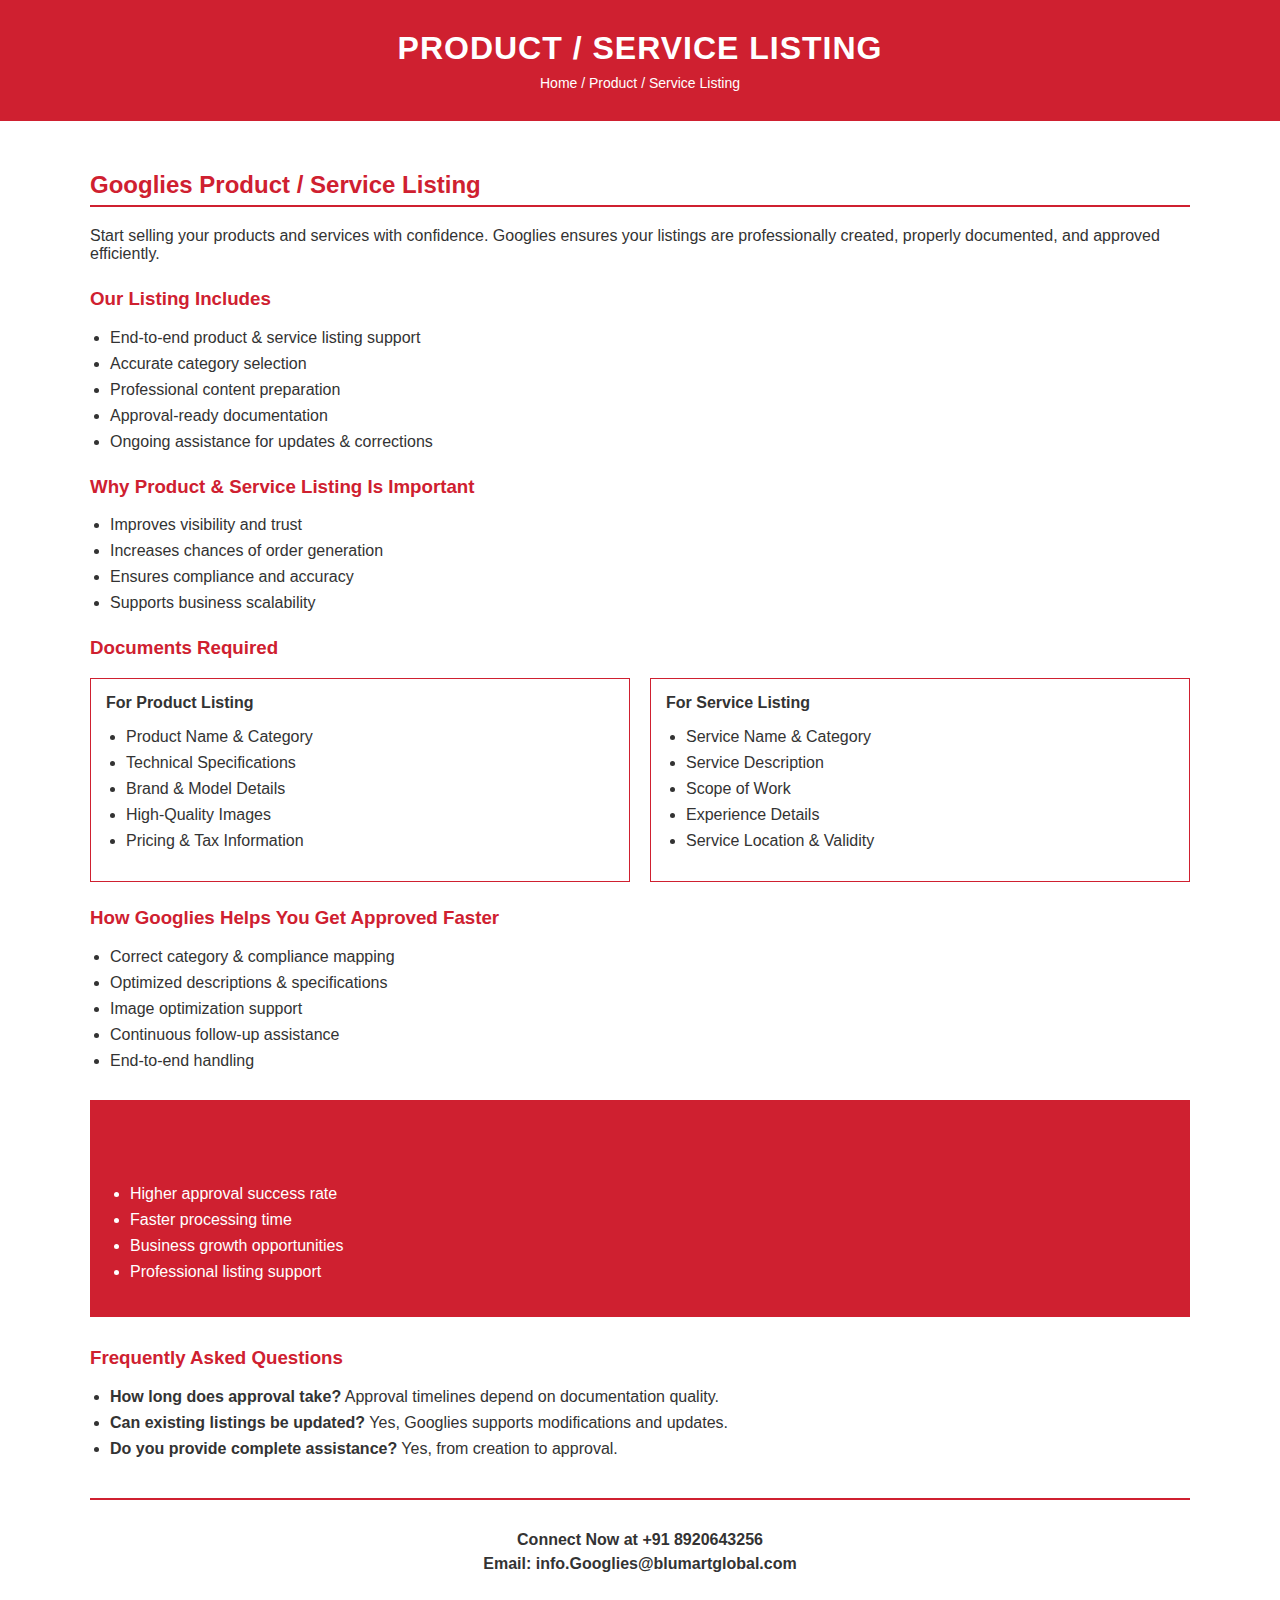
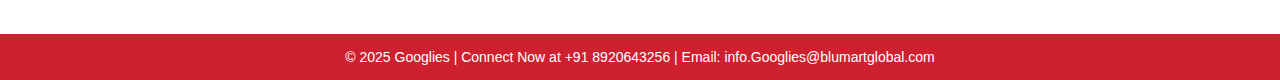
<file: Product-ServiceListing.html>
<!DOCTYPE html>
<html lang="en">

<head>
    <meta charset="UTF-8">
    <title>Product / Service Listing | Googlies</title>
    <style>
        body {
            margin: 0;
            font-family: Arial, Helvetica, sans-serif;
            background-color: #ffffff;
            color: #333;
        }

        :root {
            --bni-red: #CF2030;
            --white: #ffffff;
        }

        .header {
            background: var(--bni-red);
            color: white;
            padding: 30px 20px;
            text-align: center;
        }

        .header h1 {
            margin: 0;
            font-size: 32px;
            letter-spacing: 1px;
        }

        .breadcrumb {
            font-size: 14px;
            margin-top: 8px;
        }

        .container {
            max-width: 1100px;
            margin: auto;
            padding: 30px 20px;
        }

        h2 {
            color: var(--bni-red);
            border-bottom: 2px solid var(--bni-red);
            padding-bottom: 6px;
        }

        h3 {
            color: var(--bni-red);
            margin-top: 25px;
        }

        ul {
            padding-left: 20px;
        }

        ul li {
            margin-bottom: 8px;
        }

        .info-box {
            border: 1px solid var(--bni-red);
            padding: 20px;
            margin: 20px 0;
            background: #fff;
        }

        .two-column {
            display: flex;
            gap: 20px;
            flex-wrap: wrap;
        }

        .column {
            flex: 1;
            min-width: 280px;
            border: 1px solid var(--bni-red);
            padding: 15px;
        }

        .highlight {
            background: var(--bni-red);
            color: white;
            padding: 20px;
            margin: 30px 0;
        }

        .highlight ul li {
            color: white;
        }

        .contact {
            text-align: center;
            border-top: 2px solid var(--bni-red);
            padding: 25px 10px;
            margin-top: 40px;
        }

        .contact p {
            margin: 6px 0;
            font-weight: bold;
        }

        .footer {
            background: var(--bni-red);
            color: white;
            text-align: center;
            padding: 15px;
            font-size: 14px;
        }
    </style>
</head>

<body>

    <div class="header">
        <h1>PRODUCT / SERVICE LISTING</h1>
        <div class="breadcrumb">Home / Product / Service Listing</div>
    </div>

    <div class="container">

        <h2>Googlies Product / Service Listing</h2>
        <p>
            Start selling your products and services with confidence.
            Googlies ensures your listings are professionally created, properly documented,
            and approved efficiently.
        </p>

        <h3>Our Listing Includes</h3>
        <ul>
            <li>End-to-end product & service listing support</li>
            <li>Accurate category selection</li>
            <li>Professional content preparation</li>
            <li>Approval-ready documentation</li>
            <li>Ongoing assistance for updates & corrections</li>
        </ul>

        <h3>Why Product & Service Listing Is Important</h3>
        <ul>
            <li>Improves visibility and trust</li>
            <li>Increases chances of order generation</li>
            <li>Ensures compliance and accuracy</li>
            <li>Supports business scalability</li>
        </ul>

        <h3>Documents Required</h3>
        <div class="two-column">
            <div class="column">
                <strong>For Product Listing</strong>
                <ul>
                    <li>Product Name & Category</li>
                    <li>Technical Specifications</li>
                    <li>Brand & Model Details</li>
                    <li>High-Quality Images</li>
                    <li>Pricing & Tax Information</li>
                </ul>
            </div>

            <div class="column">
                <strong>For Service Listing</strong>
                <ul>
                    <li>Service Name & Category</li>
                    <li>Service Description</li>
                    <li>Scope of Work</li>
                    <li>Experience Details</li>
                    <li>Service Location & Validity</li>
                </ul>
            </div>
        </div>

        <h3>How Googlies Helps You Get Approved Faster</h3>
        <ul>
            <li>Correct category & compliance mapping</li>
            <li>Optimized descriptions & specifications</li>
            <li>Image optimization support</li>
            <li>Continuous follow-up assistance</li>
            <li>End-to-end handling</li>
        </ul>

        <div class="highlight">
            <h3>Get Your Products & Services Listed with Approval</h3>
            <ul>
                <li>Higher approval success rate</li>
                <li>Faster processing time</li>
                <li>Business growth opportunities</li>
                <li>Professional listing support</li>
            </ul>
        </div>

        <h3>Frequently Asked Questions</h3>
        <ul>
            <li><strong>How long does approval take?</strong>
                Approval timelines depend on documentation quality.</li>

            <li><strong>Can existing listings be updated?</strong>
                Yes, Googlies supports modifications and updates.</li>

            <li><strong>Do you provide complete assistance?</strong>
                Yes, from creation to approval.</li>
        </ul>

        <div class="contact">
            <p>Connect Now at +91 8920643256</p>
            <p>Email: info.Googlies@blumartglobal.com</p>
        </div>

    </div>

    <div class="footer">
        © 2025 Googlies | Connect Now at +91 8920643256 | Email: info.Googlies@blumartglobal.com
    </div>

</body>

</html>
</file>
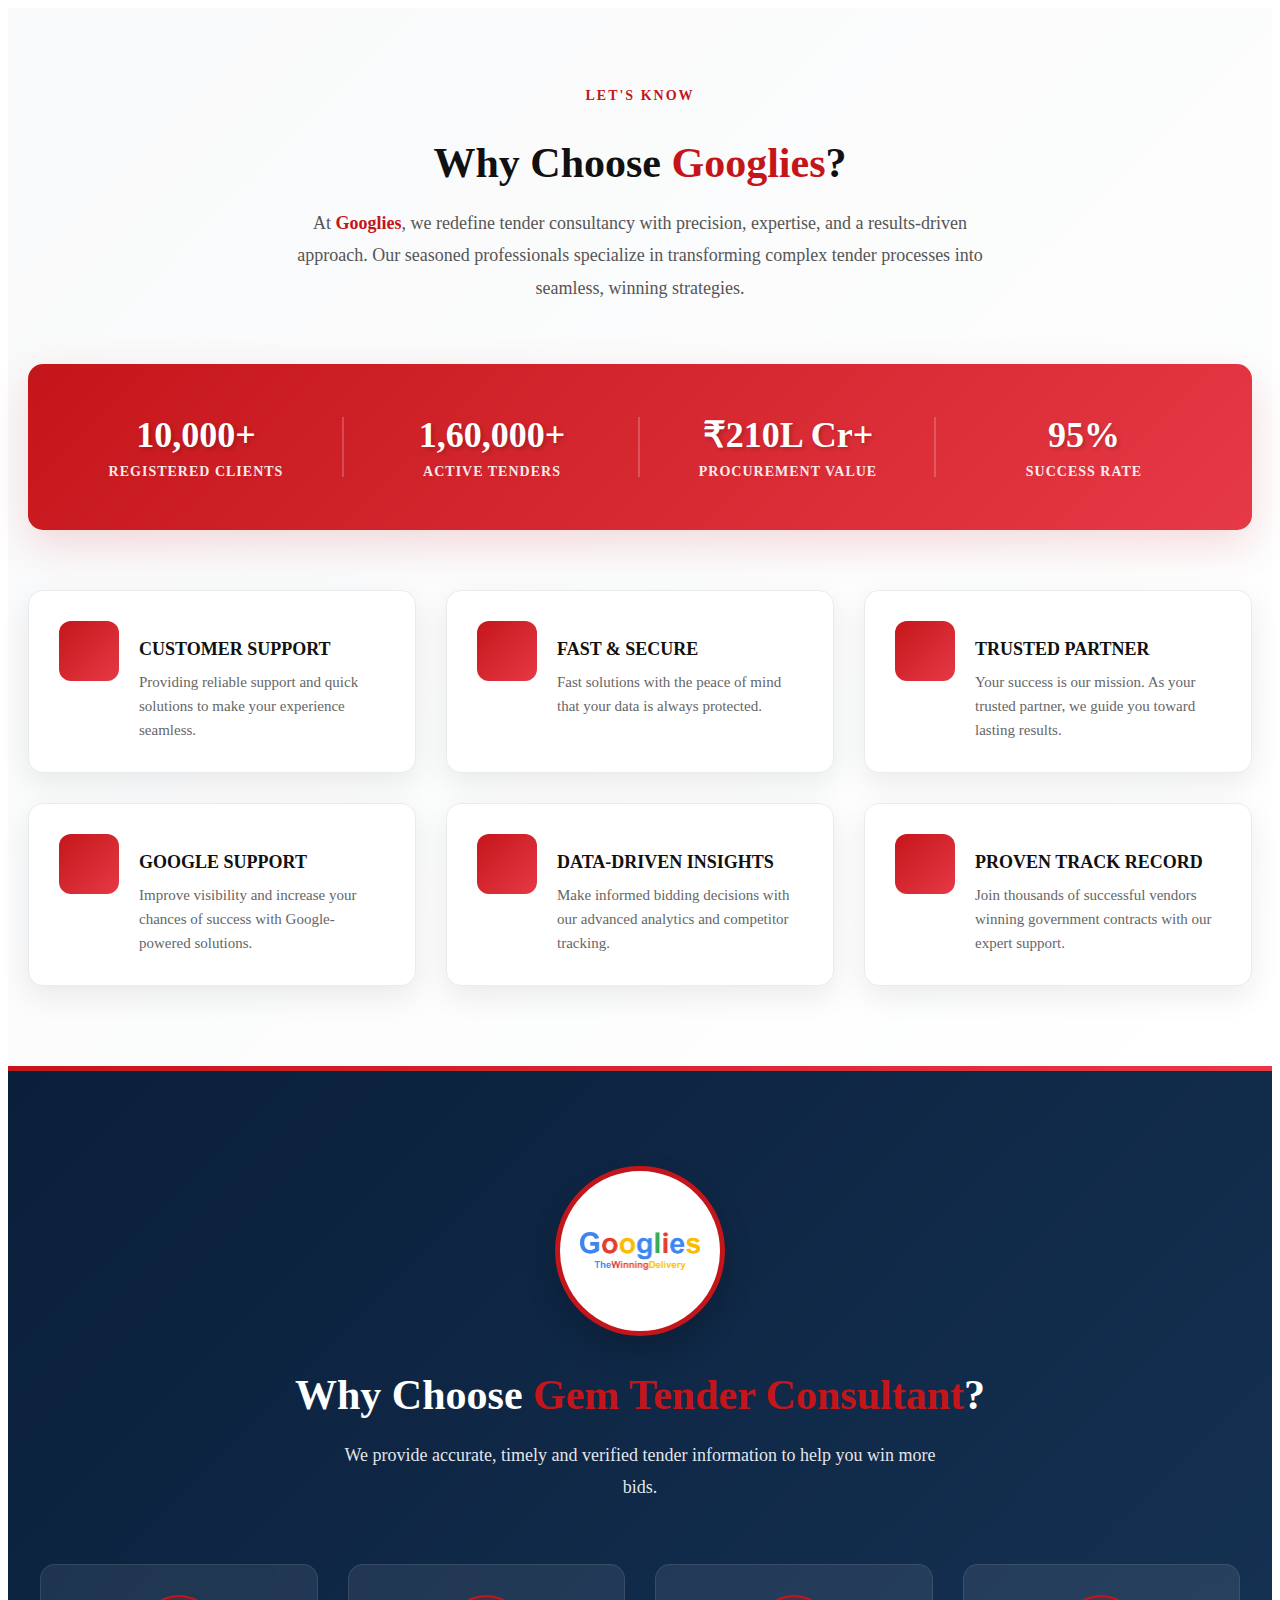
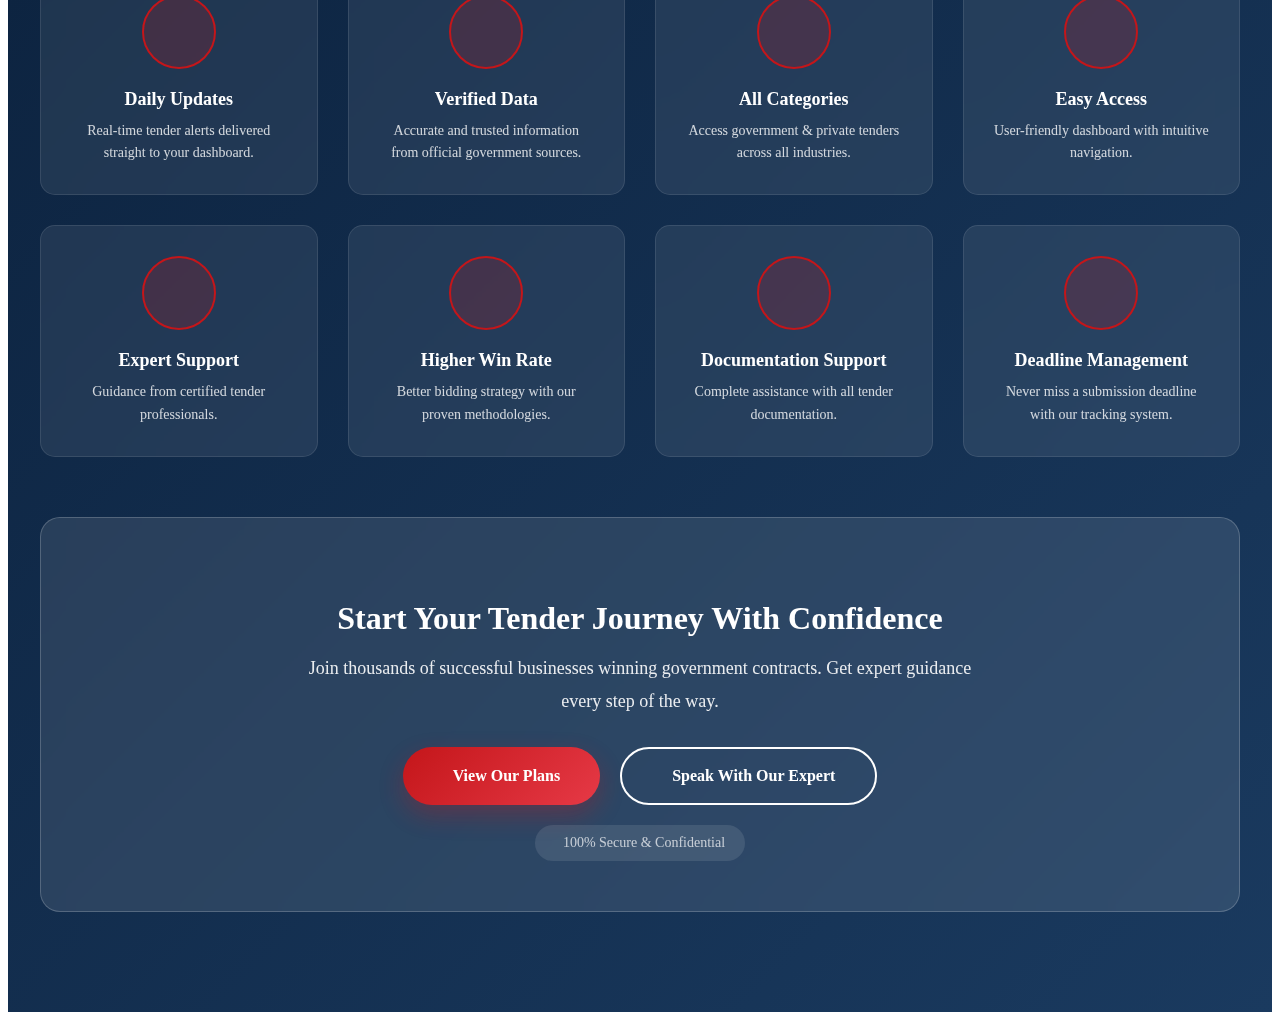
<file: some.html>
<!DOCTYPE html>
<html lang="en">
<head>
    <meta charset="UTF-8">
    <meta name="viewport" content="width=device-width, initial-scale=1.0">
    <title>Document</title>
</head>
<body>
    <section class="container redesigned-why-section" id="why">
    <div class="section-header">
        <span class="section-tag">Let's Know</span>
        <h2>Why Choose <span class="googlies-red">Googlies</span>?</h2>
        <p class="section-intro">
            At <strong class="googlies-red">Googlies</strong>, we redefine tender consultancy with precision,
            expertise, and a results-driven approach. Our seasoned professionals specialize in
            transforming complex tender processes into seamless, winning strategies.
        </p>
    </div>

    <div class="why-grid-redesigned">
        <!-- STATS BANNER -->
        <div class="stats-banner">
            <div class="stat-item">
                <div class="stat-number">10,000+</div>
                <div class="stat-label">Registered Clients</div>
            </div>
            <div class="stat-item">
                <div class="stat-number">1,60,000+</div>
                <div class="stat-label">Active Tenders</div>
            </div>
            <div class="stat-item">
                <div class="stat-number">₹210L Cr+</div>
                <div class="stat-label">Procurement Value</div>
            </div>
            <div class="stat-item">
                <div class="stat-number">95%</div>
                <div class="stat-label">Success Rate</div>
            </div>
        </div>

        <!-- BENEFITS CARDS -->
        <div class="benefits-container">
            <!-- Row 1 -->
            <div class="benefit-card">
                <div class="benefit-icon">
                    <i class="fas fa-headset"></i>
                </div>
                <div class="benefit-content">
                    <h3>CUSTOMER SUPPORT</h3>
                    <p>Providing reliable support and quick solutions to make your experience seamless.</p>
                </div>
            </div>

            <div class="benefit-card">
                <div class="benefit-icon">
                    <i class="fas fa-bolt"></i>
                </div>
                <div class="benefit-content">
                    <h3>FAST & SECURE</h3>
                    <p>Fast solutions with the peace of mind that your data is always protected.</p>
                </div>
            </div>

            <div class="benefit-card">
                <div class="benefit-icon">
                    <i class="fas fa-handshake"></i>
                </div>
                <div class="benefit-content">
                    <h3>TRUSTED PARTNER</h3>
                    <p>Your success is our mission. As your trusted partner, we guide you toward lasting results.</p>
                </div>
            </div>

            <!-- Row 2 -->
            <div class="benefit-card">
                <div class="benefit-icon">
                    <i class="fab fa-google"></i>
                </div>
                <div class="benefit-content">
                    <h3>GOOGLE SUPPORT</h3>
                    <p>Improve visibility and increase your chances of success with Google-powered solutions.</p>
                </div>
            </div>

            <div class="benefit-card">
                <div class="benefit-icon">
                    <i class="fas fa-chart-line"></i>
                </div>
                <div class="benefit-content">
                    <h3>DATA-DRIVEN INSIGHTS</h3>
                    <p>Make informed bidding decisions with our advanced analytics and competitor tracking.</p>
                </div>
            </div>

            <div class="benefit-card">
                <div class="benefit-icon">
                    <i class="fas fa-trophy"></i>
                </div>
                <div class="benefit-content">
                    <h3>PROVEN TRACK RECORD</h3>
                    <p>Join thousands of successful vendors winning government contracts with our expert support.</p>
                </div>
            </div>
        </div>
    </div>
</section>

<!-- GEM TENDER CONSULTANT SECTION -->
<section class="gtc-premium-section">
    <div class="gtc-premium-container">
        <!-- Header -->
        <div class="gtc-premium-header">
            <div class="gtc-logo-badge">
                <img src="imgs/Googlies_Logo_1.png" alt="Googlies Logo">
            </div>
            <h2>Why Choose <span class="googlies-red">Gem Tender Consultant</span>?</h2>
            <p class="gtc-subtitle">We provide accurate, timely and verified tender information to help you win more bids.</p>
        </div>

        <!-- Features Grid -->
        <div class="gtc-premium-features">
            <!-- Feature 1 -->
            <div class="gtc-premium-feature">
                <div class="feature-icon-wrapper">
                    <i class="fas fa-bell"></i>
                </div>
                <div class="feature-content">
                    <h3>Daily Updates</h3>
                    <p>Real-time tender alerts delivered straight to your dashboard.</p>
                </div>
            </div>

            <!-- Feature 2 -->
            <div class="gtc-premium-feature">
                <div class="feature-icon-wrapper">
                    <i class="fas fa-check-circle"></i>
                </div>
                <div class="feature-content">
                    <h3>Verified Data</h3>
                    <p>Accurate and trusted information from official government sources.</p>
                </div>
            </div>

            <!-- Feature 3 -->
            <div class="gtc-premium-feature">
                <div class="feature-icon-wrapper">
                    <i class="fas fa-layer-group"></i>
                </div>
                <div class="feature-content">
                    <h3>All Categories</h3>
                    <p>Access government & private tenders across all industries.</p>
                </div>
            </div>

            <!-- Feature 4 -->
            <div class="gtc-premium-feature">
                <div class="feature-icon-wrapper">
                    <i class="fas fa-user-shield"></i>
                </div>
                <div class="feature-content">
                    <h3>Easy Access</h3>
                    <p>User-friendly dashboard with intuitive navigation.</p>
                </div>
            </div>

            <!-- Feature 5 -->
            <div class="gtc-premium-feature">
                <div class="feature-icon-wrapper">
                    <i class="fas fa-headset"></i>
                </div>
                <div class="feature-content">
                    <h3>Expert Support</h3>
                    <p>Guidance from certified tender professionals.</p>
                </div>
            </div>

            <!-- Feature 6 -->
            <div class="gtc-premium-feature">
                <div class="feature-icon-wrapper">
                    <i class="fas fa-trophy"></i>
                </div>
                <div class="feature-content">
                    <h3>Higher Win Rate</h3>
                    <p>Better bidding strategy with our proven methodologies.</p>
                </div>
            </div>

            <!-- Feature 7 -->
            <div class="gtc-premium-feature">
                <div class="feature-icon-wrapper">
                    <i class="fas fa-file-contract"></i>
                </div>
                <div class="feature-content">
                    <h3>Documentation Support</h3>
                    <p>Complete assistance with all tender documentation.</p>
                </div>
            </div>

            <!-- Feature 8 -->
            <div class="gtc-premium-feature">
                <div class="feature-icon-wrapper">
                    <i class="fas fa-clock"></i>
                </div>
                <div class="feature-content">
                    <h3>Deadline Management</h3>
                    <p>Never miss a submission deadline with our tracking system.</p>
                </div>
            </div>
        </div>

        <!-- CTA Section -->
        <div class="gtc-premium-cta">
            <div class="cta-content">
                <h3>Start Your Tender Journey With Confidence</h3>
                <p>Join thousands of successful businesses winning government contracts. Get expert guidance every step of the way.</p>
                <div class="cta-buttons">
                    <a href="#plans" class="primary-cta-btn">
                        <i class="fas fa-chart-line"></i> View Our Plans
                    </a>
                    <a href="#contact" class="secondary-cta-btn">
                        <i class="fas fa-phone-alt"></i> Speak With Our Expert
                    </a>
                </div>
                <div class="cta-note">
                    <i class="fas fa-shield-alt"></i> 100% Secure & Confidential
                </div>
            </div>
        </div>
    </div>
</section>

<style>
/* ================= REDESIGNED WHY SECTION ================= */
.redesigned-why-section {
    padding: 80px 20px;
    background: linear-gradient(135deg, #f8f9fa 0%, #ffffff 100%);
}

.section-header {
    text-align: center;
    max-width: 800px;
    margin: 0 auto 60px;
}

.section-header .section-tag {
    color: #c4161a;
    font-weight: 600;
    text-transform: uppercase;
    letter-spacing: 2px;
    font-size: 14px;
    display: block;
    margin-bottom: 15px;
}

.section-header h2 {
    font-size: 42px;
    color: #111;
    margin-bottom: 20px;
    font-weight: 700;
}

.googlies-red {
    color: #c4161a;
}

.section-intro {
    font-size: 18px;
    line-height: 1.8;
    color: #555;
    max-width: 700px;
    margin: 0 auto;
}

/* Stats Banner */
.stats-banner {
    display: grid;
    grid-template-columns: repeat(4, 1fr);
    gap: 20px;
    margin-bottom: 60px;
    padding: 30px;
    background: linear-gradient(135deg, #c4161a 0%, #e63946 100%);
    border-radius: 15px;
    box-shadow: 0 15px 40px rgba(196, 22, 26, 0.15);
}

.stat-item {
    text-align: center;
    color: white;
    padding: 20px 15px;
    position: relative;
}

.stat-item:not(:last-child)::after {
    content: '';
    position: absolute;
    right: -10px;
    top: 50%;
    transform: translateY(-50%);
    height: 60px;
    width: 2px;
    background: rgba(255, 255, 255, 0.2);
}

.stat-number {
    font-size: 36px;
    font-weight: 800;
    margin-bottom: 8px;
    text-shadow: 2px 2px 4px rgba(0, 0, 0, 0.2);
}

.stat-label {
    font-size: 14px;
    font-weight: 600;
    text-transform: uppercase;
    letter-spacing: 1px;
    opacity: 0.9;
}

/* Benefits Grid */
.benefits-container {
    display: grid;
    grid-template-columns: repeat(3, 1fr);
    gap: 30px;
}

.benefit-card {
    background: white;
    border-radius: 15px;
    padding: 30px;
    box-shadow: 0 10px 30px rgba(0, 0, 0, 0.08);
    transition: all 0.3s ease;
    border: 1px solid #e9ecef;
    display: flex;
    gap: 20px;
    align-items: flex-start;
}

.benefit-card:hover {
    transform: translateY(-10px);
    box-shadow: 0 20px 40px rgba(196, 22, 26, 0.15);
    border-color: #c4161a;
}

.benefit-icon {
    flex-shrink: 0;
    width: 60px;
    height: 60px;
    background: linear-gradient(135deg, #c4161a 0%, #e63946 100%);
    border-radius: 12px;
    display: flex;
    align-items: center;
    justify-content: center;
    color: white;
    font-size: 24px;
}

.benefit-content h3 {
    color: #111;
    font-size: 18px;
    margin-bottom: 10px;
    font-weight: 700;
}

.benefit-content p {
    color: #666;
    font-size: 15px;
    line-height: 1.6;
    margin: 0;
}

/* ================= GTC PREMIUM SECTION ================= */
.gtc-premium-section {
    background: linear-gradient(135deg, #0a1f3a 0%, #1a3a5f 100%);
    padding: 100px 20px;
    color: white;
    position: relative;
    overflow: hidden;
}

.gtc-premium-section::before {
    content: '';
    position: absolute;
    top: 0;
    left: 0;
    right: 0;
    height: 5px;
    background: linear-gradient(90deg, #c4161a 0%, #e63946 100%);
}

.gtc-premium-container {
    max-width: 1200px;
    margin: 0 auto;
    position: relative;
    z-index: 1;
}

/* GTC Header */
.gtc-premium-header {
    text-align: center;
    margin-bottom: 60px;
}

.gtc-logo-badge {
    width: 120px;
    height: 120px;
    background: white;
    border-radius: 50%;
    display: flex;
    align-items: center;
    justify-content: center;
    margin: 0 auto 30px;
    padding: 20px;
    box-shadow: 0 15px 30px rgba(0, 0, 0, 0.2);
    border: 5px solid #c4161a;
}

.gtc-logo-badge img {
    max-width: 100%;
    height: auto;
}

.gtc-premium-header h2 {
    font-size: 42px;
    margin-bottom: 20px;
    font-weight: 700;
}

.gtc-subtitle {
    font-size: 18px;
    color: rgba(255, 255, 255, 0.9);
    max-width: 600px;
    margin: 0 auto;
    line-height: 1.8;
}

/* Features Grid */
.gtc-premium-features {
    display: grid;
    grid-template-columns: repeat(4, 1fr);
    gap: 30px;
    margin-bottom: 60px;
}

.gtc-premium-feature {
    background: rgba(255, 255, 255, 0.08);
    border-radius: 15px;
    padding: 30px;
    text-align: center;
    transition: all 0.3s ease;
    border: 1px solid rgba(255, 255, 255, 0.1);
    backdrop-filter: blur(10px);
}

.gtc-premium-feature:hover {
    background: rgba(196, 22, 26, 0.2);
    border-color: #c4161a;
    transform: translateY(-5px);
}

.feature-icon-wrapper {
    width: 70px;
    height: 70px;
    background: rgba(196, 22, 26, 0.2);
    border-radius: 50%;
    display: flex;
    align-items: center;
    justify-content: center;
    margin: 0 auto 20px;
    color: white;
    font-size: 28px;
    border: 2px solid #c4161a;
}

.gtc-premium-feature h3 {
    font-size: 18px;
    margin-bottom: 10px;
    color: white;
    font-weight: 600;
}

.gtc-premium-feature p {
    color: rgba(255, 255, 255, 0.8);
    font-size: 14px;
    line-height: 1.6;
    margin: 0;
}

/* CTA Section */
.gtc-premium-cta {
    background: rgba(255, 255, 255, 0.1);
    border-radius: 20px;
    padding: 50px;
    text-align: center;
    backdrop-filter: blur(10px);
    border: 1px solid rgba(255, 255, 255, 0.2);
}

.cta-content h3 {
    font-size: 32px;
    margin-bottom: 15px;
    font-weight: 700;
}

.cta-content p {
    font-size: 18px;
    color: rgba(255, 255, 255, 0.9);
    max-width: 700px;
    margin: 0 auto 30px;
    line-height: 1.8;
}

.cta-buttons {
    display: flex;
    gap: 20px;
    justify-content: center;
    margin-bottom: 20px;
}

.primary-cta-btn, .secondary-cta-btn {
    padding: 18px 40px;
    border-radius: 50px;
    font-size: 16px;
    font-weight: 600;
    text-decoration: none;
    display: inline-flex;
    align-items: center;
    gap: 10px;
    transition: all 0.3s ease;
}

.primary-cta-btn {
    background: linear-gradient(135deg, #c4161a 0%, #e63946 100%);
    color: white;
    box-shadow: 0 10px 25px rgba(196, 22, 26, 0.3);
}

.primary-cta-btn:hover {
    transform: translateY(-3px);
    box-shadow: 0 15px 35px rgba(196, 22, 26, 0.4);
}

.secondary-cta-btn {
    background: transparent;
    color: white;
    border: 2px solid white;
}

.secondary-cta-btn:hover {
    background: white;
    color: #0a1f3a;
    transform: translateY(-3px);
}

.cta-note {
    font-size: 14px;
    color: rgba(255, 255, 255, 0.7);
    display: inline-flex;
    align-items: center;
    gap: 8px;
    padding: 10px 20px;
    border-radius: 20px;
    background: rgba(255, 255, 255, 0.1);
}

/* ================= RESPONSIVE DESIGN ================= */
@media (max-width: 1200px) {
    .benefits-container,
    .gtc-premium-features {
        grid-template-columns: repeat(2, 1fr);
    }
}

@media (max-width: 992px) {
    .stats-banner {
        grid-template-columns: repeat(2, 1fr);
        gap: 30px;
    }
    
    .stat-item:nth-child(2n)::after {
        display: none;
    }
    
    .section-header h2,
    .gtc-premium-header h2 {
        font-size: 36px;
    }
}

@media (max-width: 768px) {
    .benefits-container,
    .gtc-premium-features {
        grid-template-columns: 1fr;
    }
    
    .cta-buttons {
        flex-direction: column;
        align-items: center;
    }
    
    .primary-cta-btn,
    .secondary-cta-btn {
        width: 100%;
        max-width: 300px;
        justify-content: center;
    }
    
    .stat-number {
        font-size: 28px;
    }
    
    .section-header h2,
    .gtc-premium-header h2 {
        font-size: 32px;
    }
}

@media (max-width: 576px) {
    .stats-banner {
        grid-template-columns: 1fr;
        text-align: center;
    }
    
    .stat-item::after {
        display: none !important;
    }
    
    .benefit-card {
        flex-direction: column;
        text-align: center;
        align-items: center;
    }
    
    .benefit-icon {
        margin-bottom: 20px;
    }
    
    .gtc-premium-cta {
        padding: 30px 20px;
    }
    
    .cta-content h3 {
        font-size: 28px;
    }
}

/* Animation for feature cards */
@keyframes fadeInUp {
    from {
        opacity: 0;
        transform: translateY(20px);
    }
    to {
        opacity: 1;
        transform: translateY(0);
    }
}

.benefit-card,
.gtc-premium-feature {
    animation: fadeInUp 0.6s ease forwards;
}

.benefit-card:nth-child(2) { animation-delay: 0.1s; }
.benefit-card:nth-child(3) { animation-delay: 0.2s; }
.benefit-card:nth-child(4) { animation-delay: 0.3s; }
.benefit-card:nth-child(5) { animation-delay: 0.4s; }
.benefit-card:nth-child(6) { animation-delay: 0.5s; }

.gtc-premium-feature:nth-child(2) { animation-delay: 0.1s; }
.gtc-premium-feature:nth-child(3) { animation-delay: 0.2s; }
.gtc-premium-feature:nth-child(4) { animation-delay: 0.3s; }
.gtc-premium-feature:nth-child(5) { animation-delay: 0.4s; }
.gtc-premium-feature:nth-child(6) { animation-delay: 0.5s; }
.gtc-premium-feature:nth-child(7) { animation-delay: 0.6s; }
.gtc-premium-feature:nth-child(8) { animation-delay: 0.7s; }
</style>
</body>
</html>
</file>
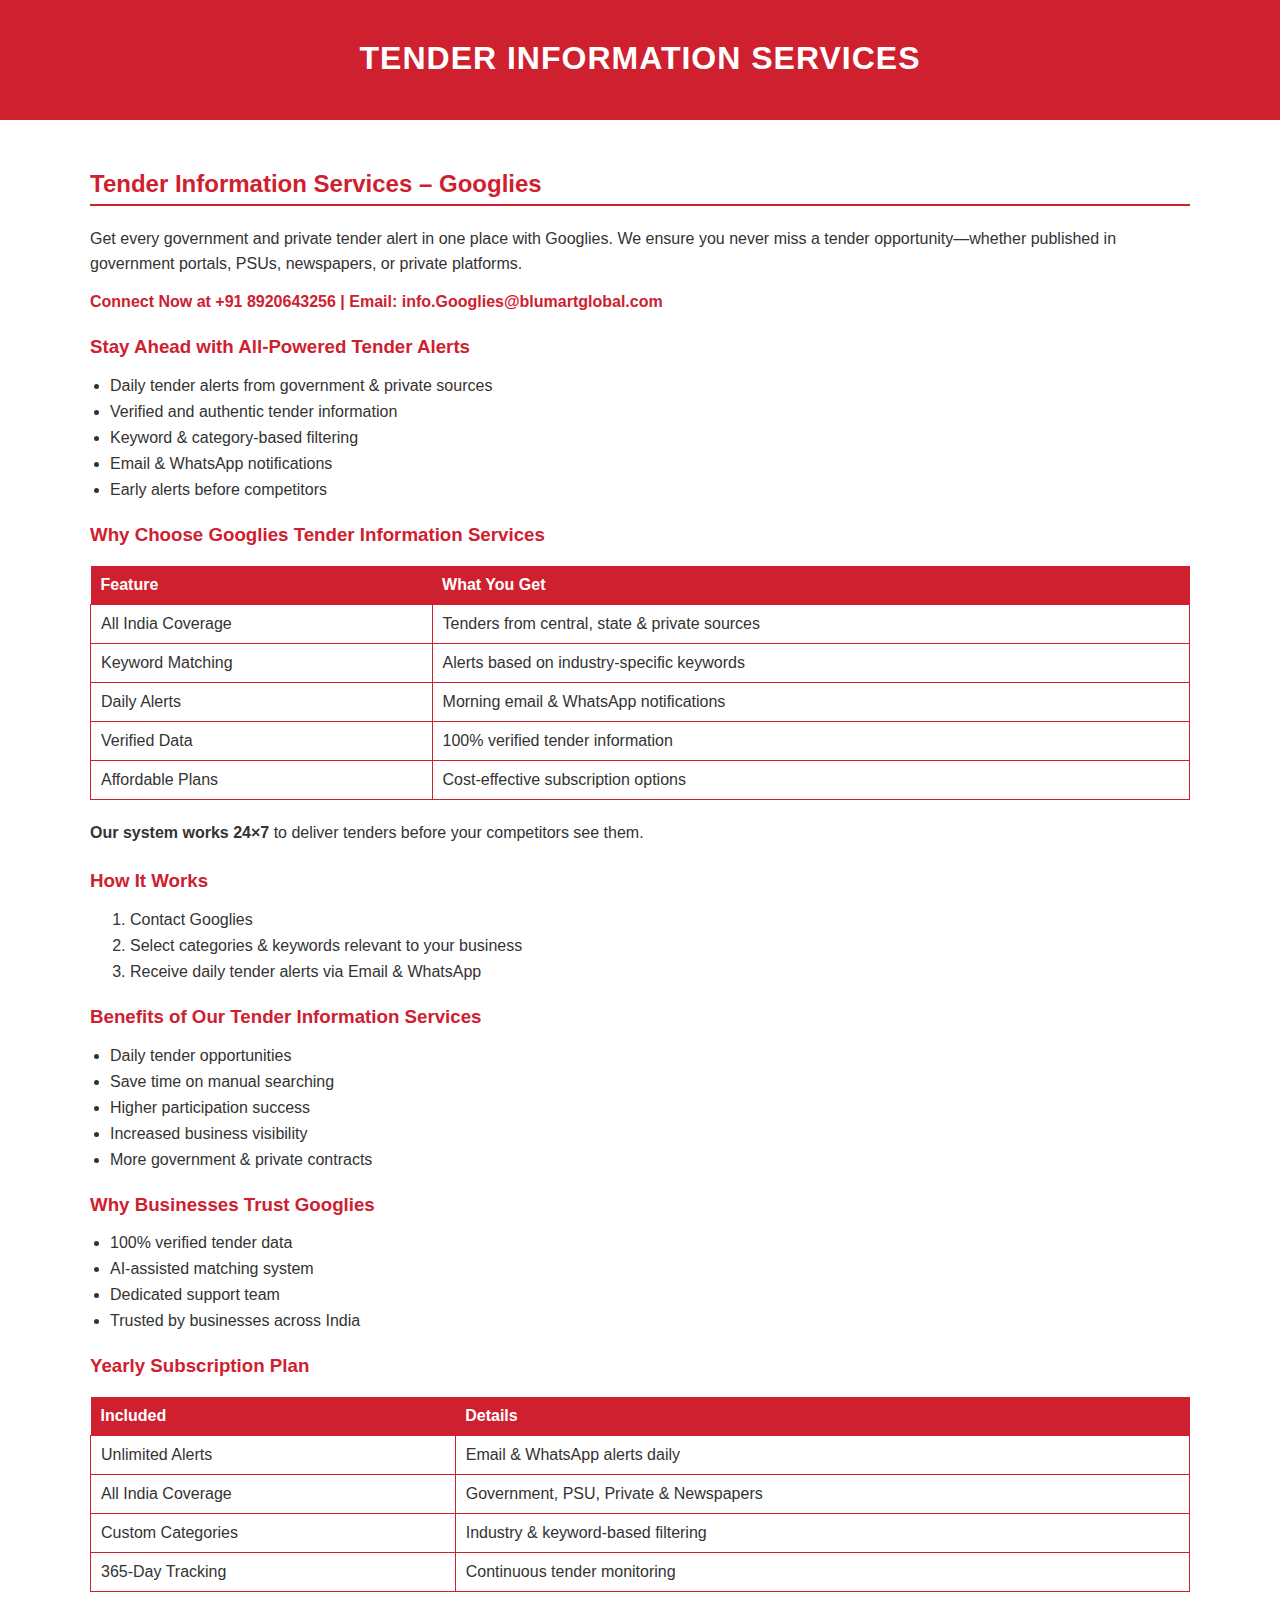
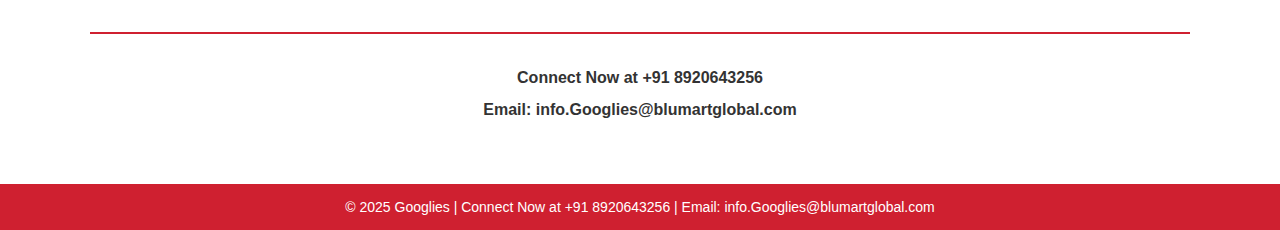
<file: TENDER-INFORMATION-SERVICES.html>
<!DOCTYPE html>
<html lang="en">

<head>
    <meta charset="UTF-8">
    <title>Tender Information Services | Googlies</title>

    <style>
        body {
            margin: 0;
            font-family: Arial, Helvetica, sans-serif;
            background: #ffffff;
            color: #333;
        }

        :root {
            --bni-red: #CF2030;
            --white: #ffffff;
        }

        .header {
            background: var(--white);
            padding: 40px 20px;
            text-align: center;
            background-color: #CF2030;
            border-bottom: 3px solid var(--bni-red);
        }

        .header h1 {
            margin: 0;
            color: white;
            letter-spacing: 1px;
        }

        .breadcrumb {
            margin-top: 8px;
            font-size: 14px;
            color: #666;
        }

        .container {
            max-width: 1100px;
            margin: auto;
            padding: 30px 20px;
        }

        h2 {
            color: var(--bni-red);
            border-bottom: 2px solid var(--bni-red);
            padding-bottom: 6px;
        }

        h3 {
            color: var(--bni-red);
            margin-top: 25px;
        }

        p {
            line-height: 1.6;
        }

        ul {
            padding-left: 20px;
        }

        ul li {
            margin-bottom: 8px;
        }

        .info-box {
            border: 1px solid var(--bni-red);
            padding: 20px;
            margin: 20px 0;
        }

        .contact-line {
            color: var(--bni-red);
            font-weight: bold;
            margin: 10px 0;
        }

        table {
            width: 100%;
            border-collapse: collapse;
            margin: 20px 0;
        }

        table th {
            background: var(--bni-red);
            color: white;
            padding: 10px;
            text-align: left;
        }

        table td {
            border: 1px solid var(--bni-red);
            padding: 10px;
        }

        .highlight {
            background: var(--bni-red);
            color: white;
            padding: 20px;
            margin: 30px 0;
        }

        .highlight h3 {
            color: white;
            margin-top: 0;
        }

        .steps li {
            list-style: decimal;
            margin-left: 20px;
        }

        .footer-contact {
            text-align: center;
            padding: 25px 10px;
            border-top: 2px solid var(--bni-red);
            margin-top: 40px;
        }

        .footer-contact p {
            margin: 6px 0;
            font-weight: bold;
        }

        .footer {
            background: var(--bni-red);
            color: white;
            text-align: center;
            padding: 15px;
            font-size: 14px;
        }
    </style>
</head>

<body>

    <div class="header">
        <h1>TENDER INFORMATION SERVICES</h1>
        <!-- <div class="breadcrumb">Home / Tender Information Services</div> -->
    </div>

    <div class="container">

        <h2>Tender Information Services – Googlies</h2>

        <p>
            Get every government and private tender alert in one place with Googlies.
            We ensure you never miss a tender opportunity—whether published in
            government portals, PSUs, newspapers, or private platforms.
        </p>

        <div class="contact-line">
            Connect Now at +91 8920643256 |
            Email: info.Googlies@blumartglobal.com
        </div>

        <h3>Stay Ahead with All-Powered Tender Alerts</h3>
        <ul>
            <li>Daily tender alerts from government & private sources</li>
            <li>Verified and authentic tender information</li>
            <li>Keyword & category-based filtering</li>
            <li>Email & WhatsApp notifications</li>
            <li>Early alerts before competitors</li>
        </ul>

        <h3>Why Choose Googlies Tender Information Services</h3>

        <table>
            <tr>
                <th>Feature</th>
                <th>What You Get</th>
            </tr>
            <tr>
                <td>All India Coverage</td>
                <td>Tenders from central, state & private sources</td>
            </tr>
            <tr>
                <td>Keyword Matching</td>
                <td>Alerts based on industry-specific keywords</td>
            </tr>
            <tr>
                <td>Daily Alerts</td>
                <td>Morning email & WhatsApp notifications</td>
            </tr>
            <tr>
                <td>Verified Data</td>
                <td>100% verified tender information</td>
            </tr>
            <tr>
                <td>Affordable Plans</td>
                <td>Cost-effective subscription options</td>
            </tr>
        </table>

        <p><strong>Our system works 24×7</strong> to deliver tenders before your competitors see them.</p>

        <h3>How It Works</h3>
        <ul class="steps">
            <li>Contact Googlies</li>
            <li>Select categories & keywords relevant to your business</li>
            <li>Receive daily tender alerts via Email & WhatsApp</li>
        </ul>

        <h3>Benefits of Our Tender Information Services</h3>
        <ul>
            <li>Daily tender opportunities</li>
            <li>Save time on manual searching</li>
            <li>Higher participation success</li>
            <li>Increased business visibility</li>
            <li>More government & private contracts</li>
        </ul>

        <h3>Why Businesses Trust Googlies</h3>
        <ul>
            <li>100% verified tender data</li>
            <li>AI-assisted matching system</li>
            <li>Dedicated support team</li>
            <li>Trusted by businesses across India</li>
        </ul>

        <h3>Yearly Subscription Plan</h3>

        <table>
            <tr>
                <th>Included</th>
                <th>Details</th>
            </tr>
            <tr>
                <td>Unlimited Alerts</td>
                <td>Email & WhatsApp alerts daily</td>
            </tr>
            <tr>
                <td>All India Coverage</td>
                <td>Government, PSU, Private & Newspapers</td>
            </tr>
            <tr>
                <td>Custom Categories</td>
                <td>Industry & keyword-based filtering</td>
            </tr>
            <tr>
                <td>365-Day Tracking</td>
                <td>Continuous tender monitoring</td>
            </tr>
        </table>

        <div class="footer-contact">
            <p>Connect Now at +91 8920643256</p>
            <p>Email: info.Googlies@blumartglobal.com</p>
        </div>

    </div>

    <div class="footer">
        © 2025 Googlies | Connect Now at +91 8920643256 | Email: info.Googlies@blumartglobal.com
    </div>

</body>

</html>
</file>
